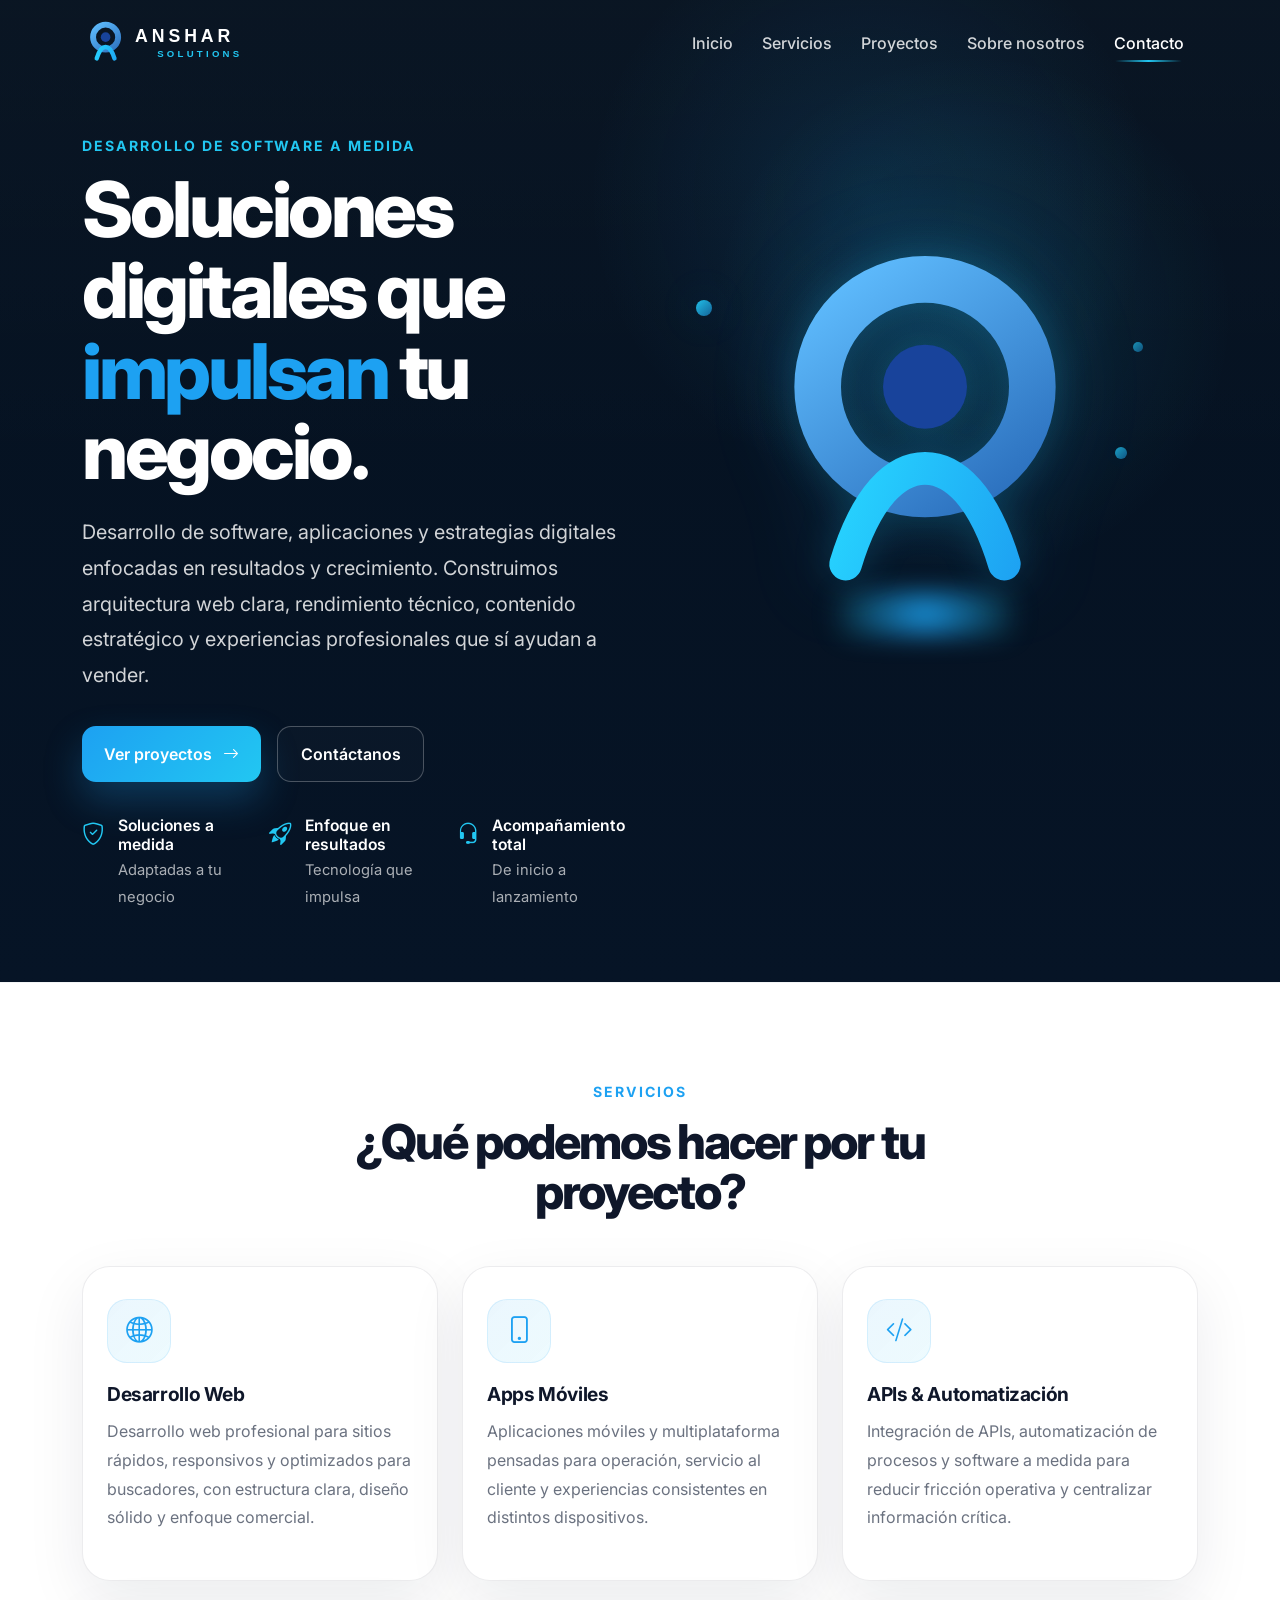
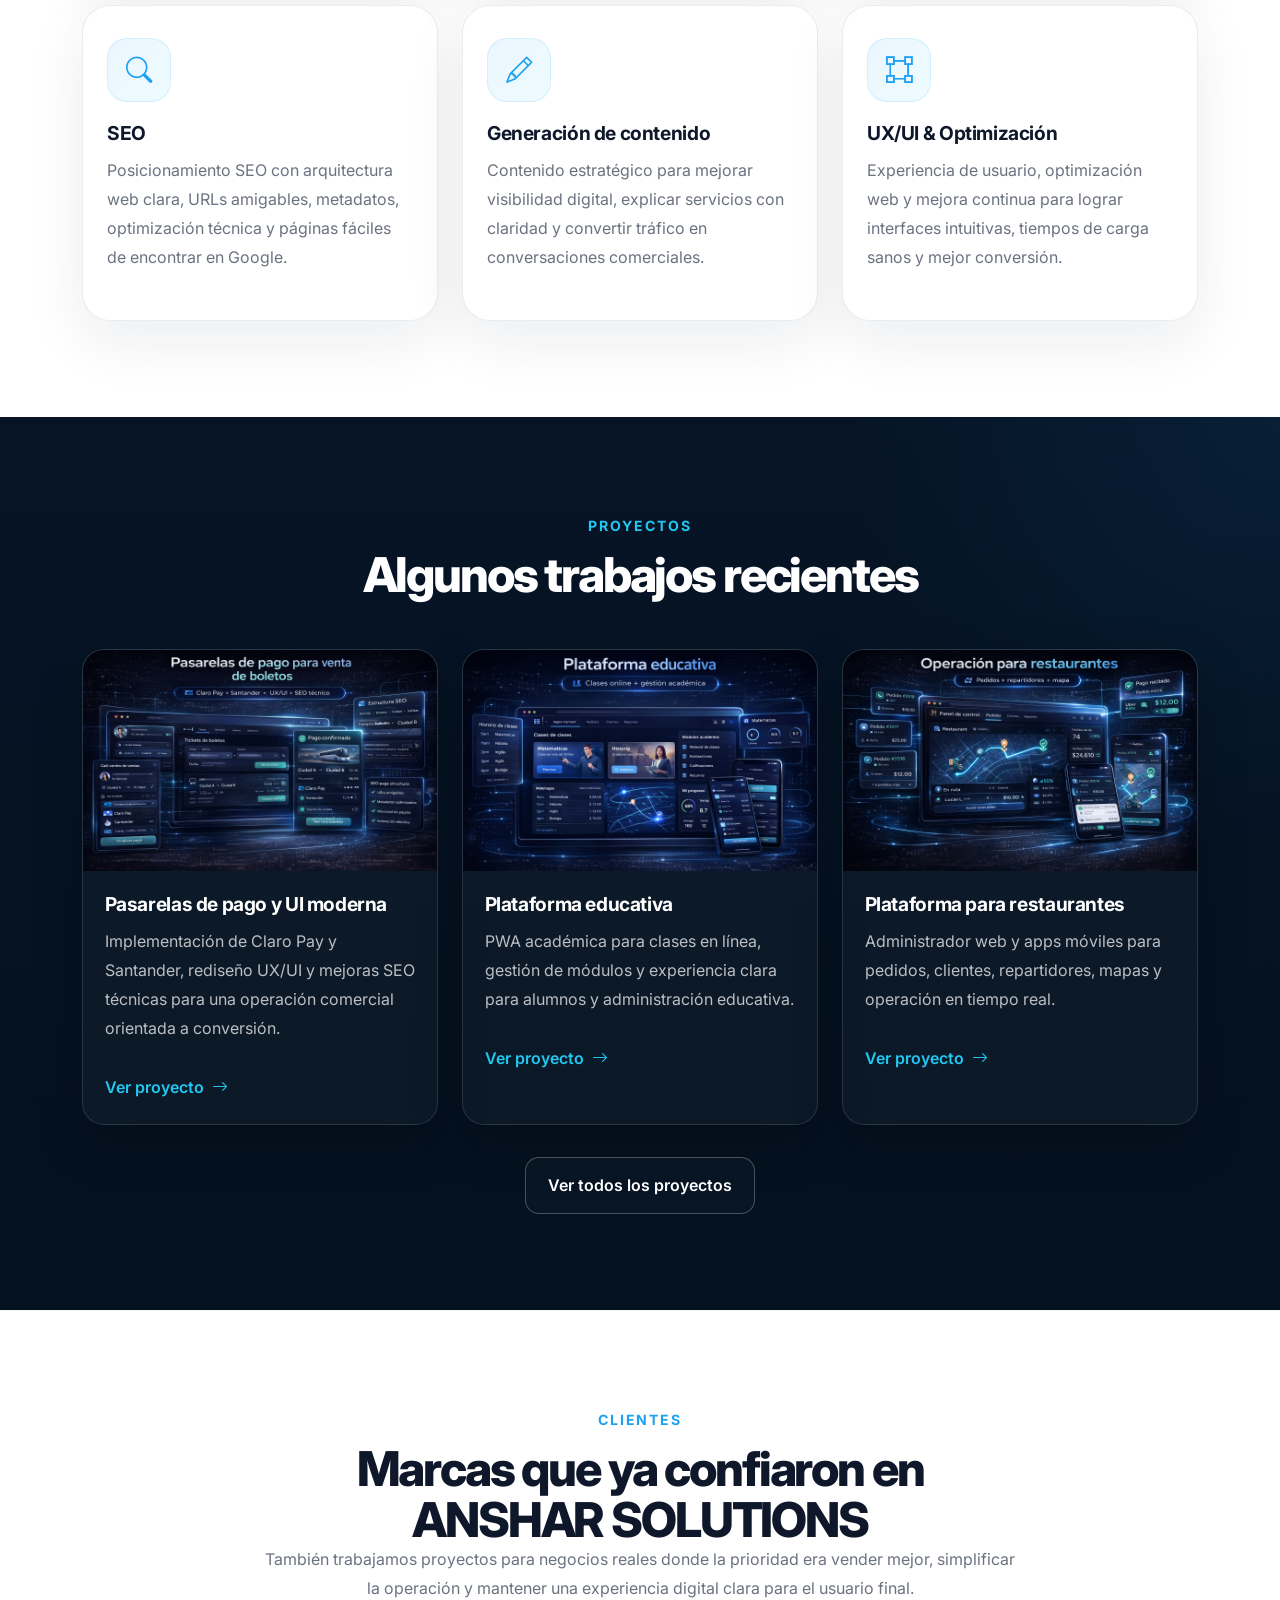
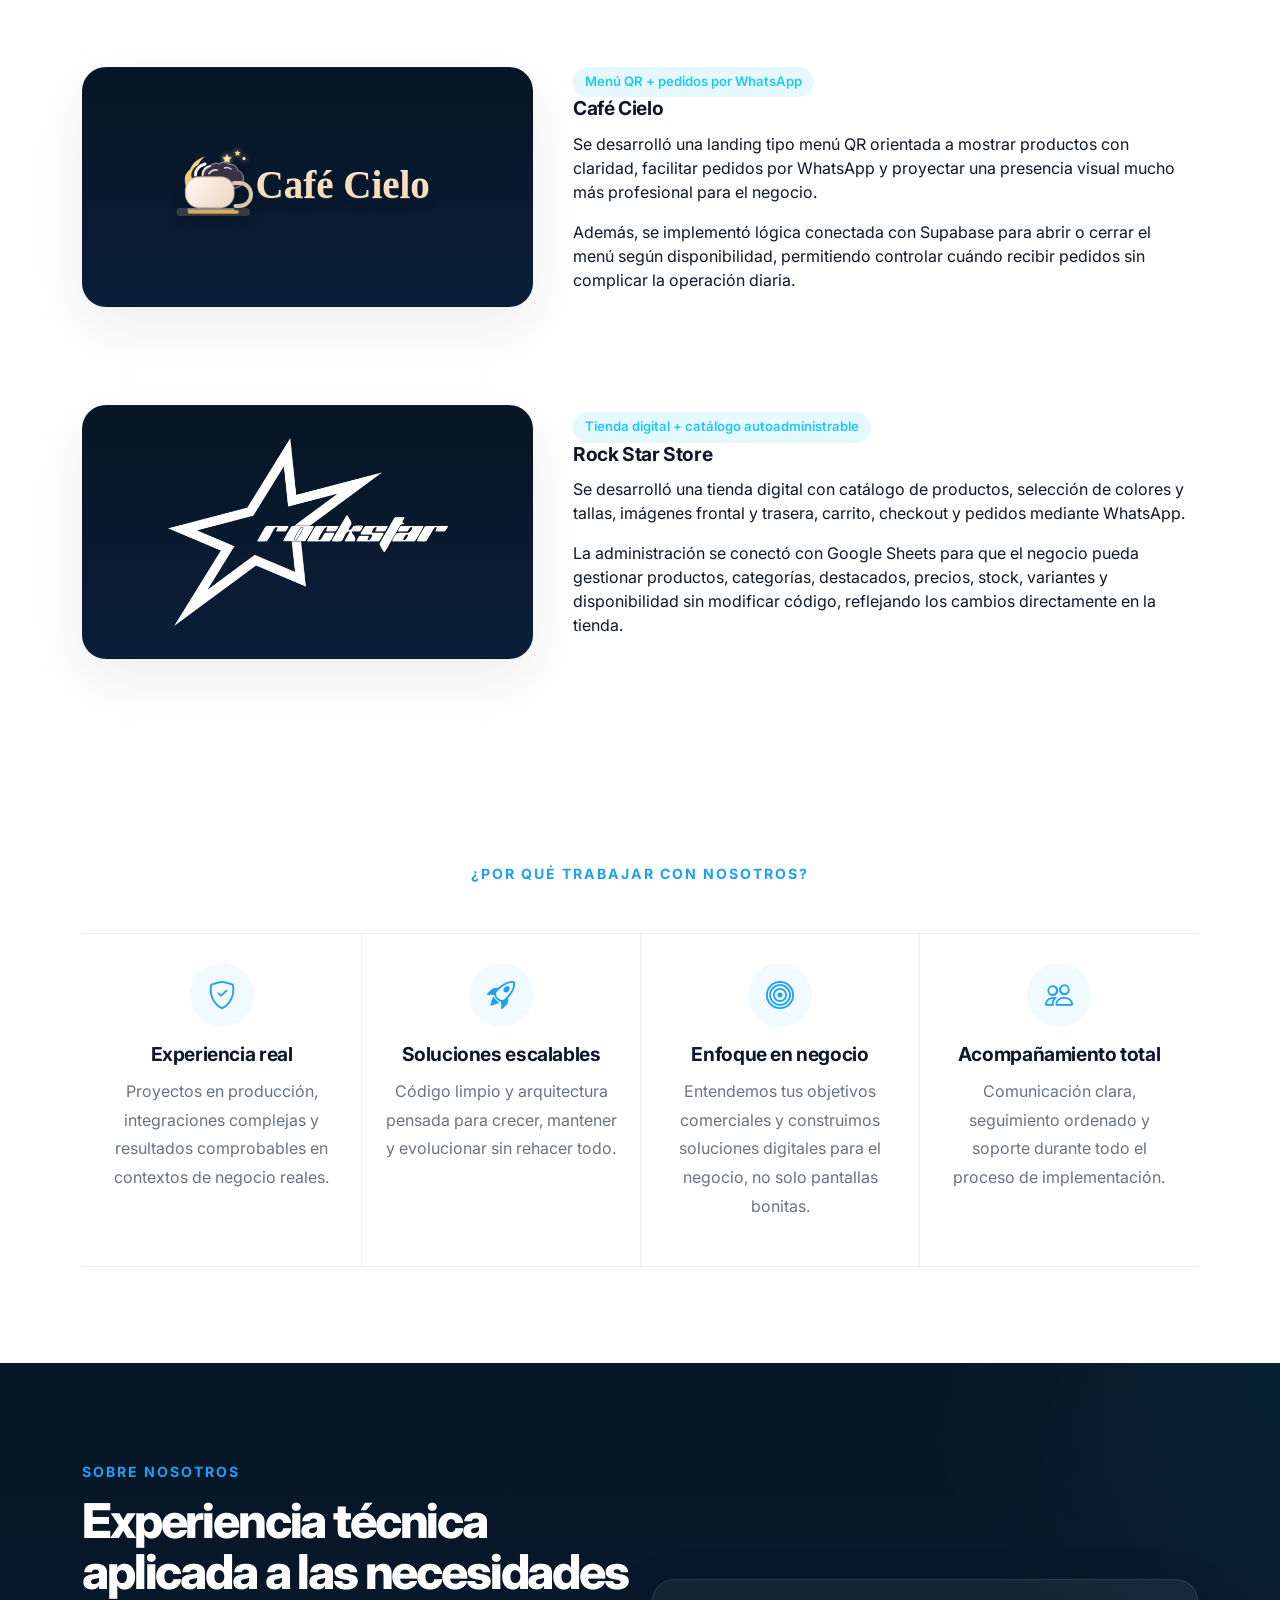
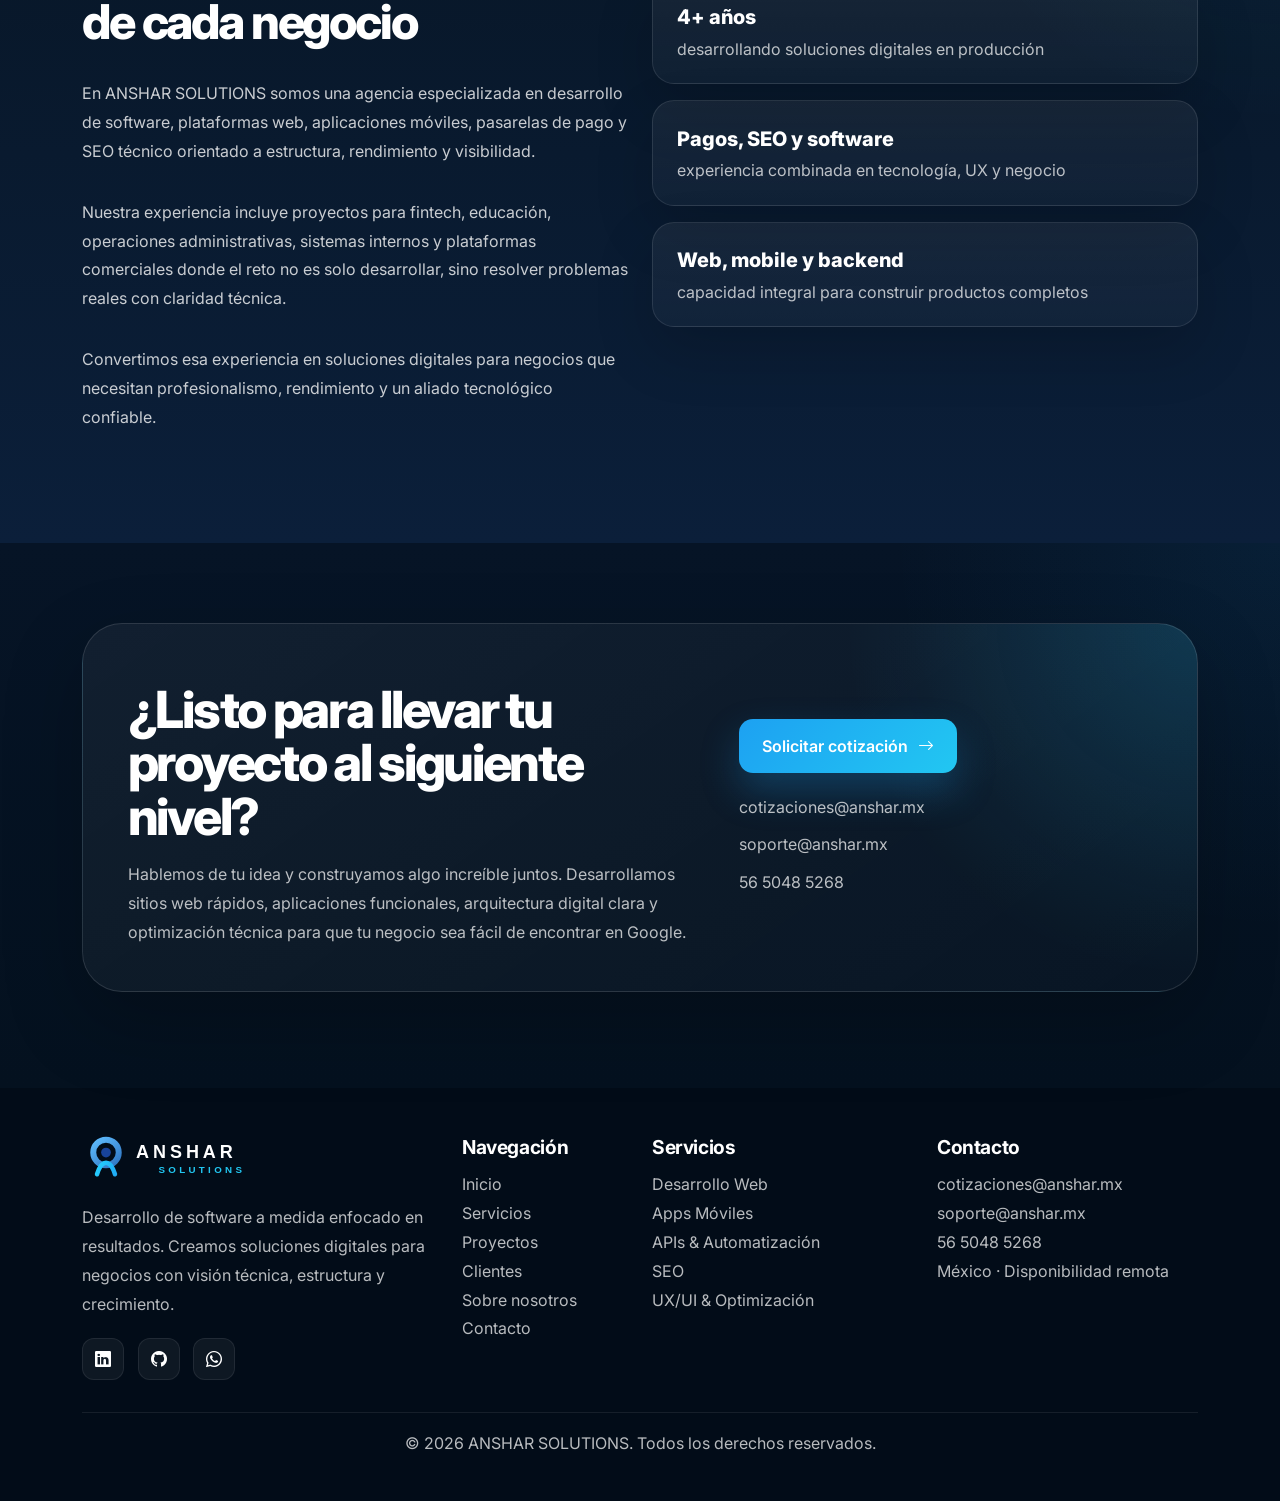
<file: index.html>
<!DOCTYPE html>
<html lang="es">
<head>
    <meta charset="UTF-8">
    <meta name="viewport" content="width=device-width, initial-scale=1.0">
    <title>ANSHAR SOLUTIONS | Software y desarrollo web</title>
    <meta name="description" content="Software a medida y desarrollo web para transformar procesos, mejorar resultados y hacer crecer tu negocio.">
    <meta name="keywords" content="desarrollo web profesional, software a medida, aplicaciones móviles, automatización de procesos, integración de APIs, posicionamiento SEO, optimización web, contenido estratégico, experiencia de usuario, soluciones digitales para negocios">
    <meta name="author" content="ANSHAR SOLUTIONS">
    <meta name="robots" content="index,follow">
    <meta name="theme-color" content="#061426">
    <link rel="canonical" href="https://dante666z.github.io/anshar-solutions-landing/">
    <meta property="og:type" content="website">
    <meta property="og:locale" content="es_MX">
    <meta property="og:site_name" content="ANSHAR SOLUTIONS">
    <meta property="og:title" content="ANSHAR SOLUTIONS | Software y desarrollo web">
    <meta property="og:description" content="Software a medida y desarrollo web para transformar procesos, mejorar resultados y hacer crecer tu negocio.">
    <meta property="og:url" content="https://dante666z.github.io/anshar-solutions-landing/">
    <meta property="og:image" content="https://dante666z.github.io/anshar-solutions-landing/assets/branding/anshar-social-preview-v2.png">
    <meta property="og:image:secure_url" content="https://dante666z.github.io/anshar-solutions-landing/assets/branding/anshar-social-preview-v2.png">
    <meta property="og:image:type" content="image/png">
    <meta property="og:image:width" content="1200">
    <meta property="og:image:height" content="630">
    <meta property="og:image:alt" content="ANSHAR SOLUTIONS: software que impulsa tu negocio">
    <meta name="twitter:card" content="summary_large_image">
    <meta name="twitter:title" content="ANSHAR SOLUTIONS | Software y desarrollo web">
    <meta name="twitter:description" content="Software a medida y desarrollo web para transformar procesos, mejorar resultados y hacer crecer tu negocio.">
    <meta name="twitter:image" content="https://dante666z.github.io/anshar-solutions-landing/assets/branding/anshar-social-preview-v2.png">
    <meta name="twitter:image:alt" content="ANSHAR SOLUTIONS: software que impulsa tu negocio">
    <link rel="icon" type="image/svg+xml" href="assets/branding/anshar-favicon.svg">
    <link rel="icon" type="image/png" sizes="32x32" href="assets/branding/favicon-32.png">
    <link rel="icon" type="image/png" sizes="16x16" href="assets/branding/favicon-16.png">
    <link rel="preconnect" href="https://fonts.googleapis.com">
    <link rel="preconnect" href="https://fonts.gstatic.com" crossorigin>
    <link href="https://fonts.googleapis.com/css2?family=Inter:wght@400;500;600;700;800;900&display=swap" rel="stylesheet">
    <link href="https://cdn.jsdelivr.net/npm/bootstrap@5.3.3/dist/css/bootstrap.min.css" rel="stylesheet" integrity="sha384-QWTKZyjpPEjISv5WaRU9OFeRpok6YctnYmDr5pNlyT2bRjXh0JMhjY6hW+ALEwIH" crossorigin="anonymous">
    <link rel="stylesheet" href="https://cdn.jsdelivr.net/npm/bootstrap-icons@1.11.3/font/bootstrap-icons.min.css">
    <link rel="stylesheet" href="css/styles.css">
    <script type="application/ld+json">
        {
            "@context": "https://schema.org",
            "@type": "ProfessionalService",
            "name": "ANSHAR SOLUTIONS",
            "url": "https://dante666z.github.io/anshar-solutions-landing/",
            "logo": "https://dante666z.github.io/anshar-solutions-landing/assets/branding/anshar-logo-horizontal-dark.svg",
            "image": "https://dante666z.github.io/anshar-solutions-landing/assets/branding/anshar-social-preview-v2.png",
            "description": "Consultora de desarrollo de software enfocada en sitios web rápidos, software a medida, aplicaciones móviles, integración de APIs, automatización de procesos y SEO técnico.",
            "telephone": "+52 56 5048 5268",
            "email": [
                "cotizaciones@anshar.mx",
                "soporte@anshar.mx"
            ],
            "address": {
                "@type": "PostalAddress",
                "addressCountry": "MX",
                "addressLocality": "Ciudad de México"
            },
            "sameAs": [
                "https://www.linkedin.com/in/zurielzaratemontesinos/"
            ],
            "hasOfferCatalog": {
                "@type": "OfferCatalog",
                "name": "Servicios digitales de ANSHAR SOLUTIONS",
                "itemListElement": [
                    {
                        "@type": "Offer",
                        "itemOffered": {
                            "@type": "Service",
                            "name": "Desarrollo web profesional",
                            "description": "Desarrollo de sitios web rápidos, responsivos y optimizados para buscadores."
                        }
                    },
                    {
                        "@type": "Offer",
                        "itemOffered": {
                            "@type": "Service",
                            "name": "Software a medida",
                            "description": "Plataformas y sistemas para automatizar procesos y centralizar operaciones."
                        }
                    },
                    {
                        "@type": "Offer",
                        "itemOffered": {
                            "@type": "Service",
                            "name": "Aplicaciones móviles",
                            "description": "Apps multiplataforma orientadas a operación, experiencia de usuario y crecimiento."
                        }
                    },
                    {
                        "@type": "Offer",
                        "itemOffered": {
                            "@type": "Service",
                            "name": "SEO técnico y optimización web",
                            "description": "Arquitectura HTML clara, metadatos, rendimiento, URLs amigables y contenido estratégico."
                        }
                    }
                ]
            }
        }
    </script>
</head>
<body data-page="home">
    <header class="site-header">
        <nav id="mainNav" class="navbar navbar-expand-lg navbar-dark custom-navbar fixed-top" aria-label="Navegación principal">
            <div class="container">
                <a class="navbar-brand" href="#inicio" aria-label="ANSHAR SOLUTIONS">
                    <span class="brand-lockup">
                        <img class="brand-logo brand-logo-header brand-logo-desktop" src="assets/branding/anshar-logo-horizontal-compact-dark.svg" alt="Logo principal de ANSHAR SOLUTIONS" width="236" height="44">
                        <img class="brand-logo brand-logo-header brand-logo-mobile" src="assets/branding/anshar-logo-mobile.svg" alt="Logo compacto de ANSHAR SOLUTIONS" width="170" height="45">
                    </span>
                </a>
                <button class="navbar-toggler border-0 shadow-none" type="button" data-bs-toggle="collapse" data-bs-target="#navbarContent" aria-controls="navbarContent" aria-expanded="false" aria-label="Abrir menú">
                    <span class="navbar-toggler-icon"></span>
                </button>
                <div class="collapse navbar-collapse" id="navbarContent">
                    <ul class="navbar-nav ms-auto align-items-lg-center">
                        <li class="nav-item"><a class="nav-link active" href="#inicio">Inicio</a></li>
                        <li class="nav-item"><a class="nav-link" href="#servicios">Servicios</a></li>
                        <li class="nav-item"><a class="nav-link" href="proyectos.html">Proyectos</a></li>
                        <li class="nav-item"><a class="nav-link" href="#sobre-nosotros">Sobre nosotros</a></li>
                        <li class="nav-item"><a class="nav-link" href="#contacto">Contacto</a></li>
                    </ul>
                </div>
            </div>
        </nav>
    </header>

    <main>
        <section id="inicio" class="hero-section hero-dark">
            <div class="hero-gradient"></div>
            <div class="container">
                <div class="row align-items-center gy-5 hero-grid">
                    <div class="col-lg-6">
                        <div class="hero-copy reveal">
                            <span class="eyebrow">Desarrollo de software a medida</span>
                            <h1>Soluciones digitales que <span>impulsan</span> tu negocio.</h1>
                            <p>Desarrollo de software, aplicaciones y estrategias digitales enfocadas en resultados y crecimiento. Construimos arquitectura web clara, rendimiento técnico, contenido estratégico y experiencias profesionales que sí ayudan a vender.</p>
                            <div class="hero-actions">
                                <a class="btn btn-primary btn-pill" href="proyectos.html">Ver proyectos <i class="bi bi-arrow-right"></i></a>
                                <a class="btn btn-outline-light btn-pill" href="#contacto">Contáctanos</a>
                            </div>
                            <div class="hero-benefits" aria-label="Beneficios principales">
                                <article class="benefit-item">
                                    <i class="bi bi-shield-check"></i>
                                    <div>
                                        <h3>Soluciones a medida</h3>
                                        <p>Adaptadas a tu negocio</p>
                                    </div>
                                </article>
                                <article class="benefit-item">
                                    <i class="bi bi-rocket-takeoff"></i>
                                    <div>
                                        <h3>Enfoque en resultados</h3>
                                        <p>Tecnología que impulsa</p>
                                    </div>
                                </article>
                                <article class="benefit-item">
                                    <i class="bi bi-headset"></i>
                                    <div>
                                        <h3>Acompañamiento total</h3>
                                        <p>De inicio a lanzamiento</p>
                                    </div>
                                </article>
                            </div>
                        </div>
                    </div>
                    <div class="col-lg-6">
                        <div class="hero-visual reveal reveal-delay-md">
                            <div class="hero-orbits">
                                <span class="orb orb-one"></span>
                                <span class="orb orb-two"></span>
                                <span class="orb orb-three"></span>
                                <img class="brand-logo brand-logo-hero" src="assets/branding/anshar-isotipo.svg" alt="Isotipo de ANSHAR SOLUTIONS" width="420" height="420">
                                <span class="hero-glow"></span>
                            </div>
                        </div>
                    </div>
                </div>
            </div>
        </section>

        <section id="servicios" class="section-light section-services">
            <div class="container">
                <div class="section-heading text-center reveal">
                    <span class="eyebrow eyebrow-blue">Servicios</span>
                    <h2>¿Qué podemos hacer por tu proyecto?</h2>
                </div>
                <div class="row g-4">
                    <div class="col-md-6 col-xl-4">
                        <article class="service-card reveal">
                            <div class="service-icon"><i class="bi bi-globe2"></i></div>
                            <h3>Desarrollo Web</h3>
                            <p>Desarrollo web profesional para sitios rápidos, responsivos y optimizados para buscadores, con estructura clara, diseño sólido y enfoque comercial.</p>
                        </article>
                    </div>
                    <div class="col-md-6 col-xl-4">
                        <article class="service-card reveal reveal-delay-sm">
                            <div class="service-icon"><i class="bi bi-phone"></i></div>
                            <h3>Apps Móviles</h3>
                            <p>Aplicaciones móviles y multiplataforma pensadas para operación, servicio al cliente y experiencias consistentes en distintos dispositivos.</p>
                        </article>
                    </div>
                    <div class="col-md-6 col-xl-4">
                        <article class="service-card reveal reveal-delay-md">
                            <div class="service-icon"><i class="bi bi-code-slash"></i></div>
                            <h3>APIs &amp; Automatización</h3>
                            <p>Integración de APIs, automatización de procesos y software a medida para reducir fricción operativa y centralizar información crítica.</p>
                        </article>
                    </div>
                    <div class="col-md-6 col-xl-4">
                        <article class="service-card reveal">
                            <div class="service-icon"><i class="bi bi-search"></i></div>
                            <h3>SEO</h3>
                            <p>Posicionamiento SEO con arquitectura web clara, URLs amigables, metadatos, optimización técnica y páginas fáciles de encontrar en Google.</p>
                        </article>
                    </div>
                    <div class="col-md-6 col-xl-4">
                        <article class="service-card reveal reveal-delay-sm">
                            <div class="service-icon"><i class="bi bi-pencil"></i></div>
                            <h3>Generación de contenido</h3>
                            <p>Contenido estratégico para mejorar visibilidad digital, explicar servicios con claridad y convertir tráfico en conversaciones comerciales.</p>
                        </article>
                    </div>
                    <div class="col-md-6 col-xl-4">
                        <article class="service-card reveal reveal-delay-md">
                            <div class="service-icon"><i class="bi bi-bounding-box"></i></div>
                            <h3>UX/UI &amp; Optimización</h3>
                            <p>Experiencia de usuario, optimización web y mejora continua para lograr interfaces intuitivas, tiempos de carga sanos y mejor conversión.</p>
                        </article>
                    </div>
                </div>
            </div>
        </section>

        <section class="section-dark section-projects-preview">
            <div class="container">
                <div class="section-heading text-center reveal">
                    <span class="eyebrow">Proyectos</span>
                    <h2>Algunos trabajos recientes</h2>
                </div>
                <div class="row g-4">
                    <div class="col-lg-4">
                        <article class="project-card reveal">
                            <a class="project-image-link" href="proyectos.html#pasarelas-pago" aria-label="Ver proyecto de pasarelas de pago y UI moderna">
                                <img src="assets/proyectos/pasarelas-pago-ui-moderna.png" alt="Proyecto de pasarelas de pago y UI moderna para venta digital" width="760" height="520" loading="lazy">
                            </a>
                            <div class="project-card-body">
                                <h3>Pasarelas de pago y UI moderna</h3>
                                <p>Implementación de Claro Pay y Santander, rediseño UX/UI y mejoras SEO técnicas para una operación comercial orientada a conversión.</p>
                                <a class="project-link" href="proyectos.html#pasarelas-pago">Ver proyecto <i class="bi bi-arrow-right"></i></a>
                            </div>
                        </article>
                    </div>
                    <div class="col-lg-4">
                        <article class="project-card reveal reveal-delay-sm">
                            <a class="project-image-link" href="proyectos.html#plataforma-educativa" aria-label="Ver proyecto de plataforma educativa">
                                <img src="assets/proyectos/plataforma-educativa-clases-linea.png" alt="Proyecto de plataforma educativa y clases en línea" width="760" height="520" loading="lazy">
                            </a>
                            <div class="project-card-body">
                                <h3>Plataforma educativa</h3>
                                <p>PWA académica para clases en línea, gestión de módulos y experiencia clara para alumnos y administración educativa.</p>
                                <a class="project-link" href="proyectos.html#plataforma-educativa">Ver proyecto <i class="bi bi-arrow-right"></i></a>
                            </div>
                        </article>
                    </div>
                    <div class="col-lg-4">
                        <article class="project-card reveal reveal-delay-md">
                            <a class="project-image-link" href="proyectos.html#restaurantes-digital" aria-label="Ver proyecto de plataforma digital para restaurantes">
                                <img src="assets/proyectos/plataforma-digital-restaurantes.png" alt="Proyecto de plataforma digital para gestión de restaurantes" width="760" height="520" loading="lazy">
                            </a>
                            <div class="project-card-body">
                                <h3>Plataforma para restaurantes</h3>
                                <p>Administrador web y apps móviles para pedidos, clientes, repartidores, mapas y operación en tiempo real.</p>
                                <a class="project-link" href="proyectos.html#restaurantes-digital">Ver proyecto <i class="bi bi-arrow-right"></i></a>
                            </div>
                        </article>
                    </div>
                </div>
                <div class="section-action reveal">
                    <a class="btn btn-outline-light btn-pill btn-wide" href="proyectos.html">Ver todos los proyectos</a>
                </div>
            </div>
        </section>

        <section class="section-light section-clients" id="clientes">
            <div class="container">
                <div class="section-heading text-center reveal">
                    <span class="eyebrow eyebrow-blue">Clientes</span>
                    <h2>Marcas que ya confiaron en ANSHAR SOLUTIONS</h2>
                    <p>También trabajamos proyectos para negocios reales donde la prioridad era vender mejor, simplificar la operación y mantener una experiencia digital clara para el usuario final.</p>
                </div>
                <div class="row align-items-center gy-4">
                    <div class="col-lg-5">
                        <article class="client-card reveal">
                            <div class="client-logo-wrap">
                                <a class="client-logo-link" href="https://dante666z.github.io/cafe-cielo-menu/" target="_blank" rel="noopener noreferrer" aria-label="Visitar Café Cielo">
                                    <img src="assets/clientes/logo-cafe-cielo-dark.svg" alt="Logo de Café Cielo" width="320" height="120" loading="lazy">
                                </a>
                            </div>
                        </article>
                    </div>
                    <div class="col-lg-7">
                        <article class="client-story reveal reveal-delay-sm">
                            <span class="project-category project-category-light">Menú QR + pedidos por WhatsApp</span>
                            <h3>Café Cielo</h3>
                            <p>Se desarrolló una landing tipo menú QR orientada a mostrar productos con claridad, facilitar pedidos por WhatsApp y proyectar una presencia visual mucho más profesional para el negocio.</p>
                            <p>Además, se implementó lógica conectada con Supabase para abrir o cerrar el menú según disponibilidad, permitiendo controlar cuándo recibir pedidos sin complicar la operación diaria.</p>
                        </article>
                    </div>
                </div>
                <div class="row align-items-center gy-4 mt-5">
                    <div class="col-lg-5">
                        <article class="client-card reveal">
                            <div class="client-logo-wrap">
                                <a class="client-logo-link" href="https://dante666z.github.io/RockStarStore/" target="_blank" rel="noopener noreferrer" aria-label="Visitar Rock Star Store">
                                    <img src="assets/clientes/rockstar-store-logo-white.png" alt="Logo de Rock Star Store" width="1070" height="720" loading="lazy">
                                </a>
                            </div>
                        </article>
                    </div>
                    <div class="col-lg-7">
                        <article class="client-story reveal reveal-delay-sm">
                            <span class="project-category project-category-light">Tienda digital + catálogo autoadministrable</span>
                            <h3>Rock Star Store</h3>
                            <p>Se desarrolló una tienda digital con catálogo de productos, selección de colores y tallas, imágenes frontal y trasera, carrito, checkout y pedidos mediante WhatsApp.</p>
                            <p>La administración se conectó con Google Sheets para que el negocio pueda gestionar productos, categorías, destacados, precios, stock, variantes y disponibilidad sin modificar código, reflejando los cambios directamente en la tienda.</p>
                        </article>
                    </div>
                </div>
            </div>
        </section>

        <section class="section-light section-trust">
            <div class="container">
                <div class="section-heading text-center reveal">
                    <span class="eyebrow eyebrow-blue">¿Por qué trabajar con nosotros?</span>
                </div>
                <div class="trust-grid">
                    <article class="trust-item reveal">
                        <i class="bi bi-shield-check"></i>
                        <h3>Experiencia real</h3>
                        <p>Proyectos en producción, integraciones complejas y resultados comprobables en contextos de negocio reales.</p>
                    </article>
                    <article class="trust-item reveal reveal-delay-sm">
                        <i class="bi bi-rocket-takeoff"></i>
                        <h3>Soluciones escalables</h3>
                        <p>Código limpio y arquitectura pensada para crecer, mantener y evolucionar sin rehacer todo.</p>
                    </article>
                    <article class="trust-item reveal reveal-delay-md">
                        <i class="bi bi-bullseye"></i>
                        <h3>Enfoque en negocio</h3>
                        <p>Entendemos tus objetivos comerciales y construimos soluciones digitales para el negocio, no solo pantallas bonitas.</p>
                    </article>
                    <article class="trust-item reveal reveal-delay-lg">
                        <i class="bi bi-people"></i>
                        <h3>Acompañamiento total</h3>
                        <p>Comunicación clara, seguimiento ordenado y soporte durante todo el proceso de implementación.</p>
                    </article>
                </div>
            </div>
        </section>

        <section id="sobre-nosotros" class="section-light section-about">
            <div class="container">
                <div class="row align-items-center gy-5">
                    <div class="col-lg-6">
                        <div class="section-heading section-heading-left reveal">
                            <span class="eyebrow eyebrow-blue">Sobre nosotros</span>
                            <h2>Experiencia técnica aplicada a las necesidades de cada negocio</h2>
                        </div>
                        <div class="about-copy reveal reveal-delay-sm">
                            <p>En ANSHAR SOLUTIONS somos una agencia especializada en desarrollo de software, plataformas web, aplicaciones móviles, pasarelas de pago y SEO técnico orientado a estructura, rendimiento y visibilidad.</p>
                            <p>Nuestra experiencia incluye proyectos para fintech, educación, operaciones administrativas, sistemas internos y plataformas comerciales donde el reto no es solo desarrollar, sino resolver problemas reales con claridad técnica.</p>
                            <p>Convertimos esa experiencia en soluciones digitales para negocios que necesitan profesionalismo, rendimiento y un aliado tecnológico confiable.</p>
                        </div>
                    </div>
                    <div class="col-lg-6">
                        <div class="about-panel reveal reveal-delay-md">
                            <div class="about-metric">
                                <strong>4+ años</strong>
                                <span>desarrollando soluciones digitales en producción</span>
                            </div>
                            <div class="about-metric">
                                <strong>Pagos, SEO y software</strong>
                                <span>experiencia combinada en tecnología, UX y negocio</span>
                            </div>
                            <div class="about-metric">
                                <strong>Web, mobile y backend</strong>
                                <span>capacidad integral para construir productos completos</span>
                            </div>
                        </div>
                    </div>
                </div>
            </div>
        </section>

        <section id="contacto" class="section-dark section-cta">
            <div class="container">
                <div class="cta-box reveal">
                    <div class="row align-items-center gy-4">
                        <div class="col-lg-7">
                            <h2>¿Listo para llevar tu proyecto al siguiente nivel?</h2>
                            <p>Hablemos de tu idea y construyamos algo increíble juntos. Desarrollamos sitios web rápidos, aplicaciones funcionales, arquitectura digital clara y optimización técnica para que tu negocio sea fácil de encontrar en Google.</p>
                        </div>
                        <div class="col-lg-5">
                            <div class="cta-actions cta-actions-end">
                                <a class="btn btn-primary btn-pill btn-wide" href="mailto:cotizaciones@anshar.mx">Solicitar cotización <i class="bi bi-arrow-right"></i></a>
                            </div>
                            <div class="contact-inline">
                                <a href="mailto:cotizaciones@anshar.mx">cotizaciones@anshar.mx</a>
                                <a href="mailto:soporte@anshar.mx">soporte@anshar.mx</a>
                                <a href="https://wa.me/525650485268" target="_blank" rel="noopener noreferrer">56 5048 5268</a>
                            </div>
                        </div>
                    </div>
                </div>
            </div>
        </section>
    </main>

    <footer class="site-footer">
        <div class="container">
            <div class="row gy-4">
                <div class="col-lg-4">
                    <a class="footer-brand" href="#inicio" aria-label="ANSHAR SOLUTIONS">
                        <span class="brand-lockup brand-lockup-footer">
                            <img class="brand-logo brand-logo-footer" src="assets/branding/anshar-logo-horizontal-compact-dark.svg" alt="Logo horizontal de ANSHAR SOLUTIONS" width="240" height="45">
                        </span>
                    </a>
                    <p>Desarrollo de software a medida enfocado en resultados. Creamos soluciones digitales para negocios con visión técnica, estructura y crecimiento.</p>
                    <div class="footer-social">
                        <a href="https://www.linkedin.com/in/zurielzaratemontesinos/" target="_blank" rel="noopener noreferrer" aria-label="LinkedIn"><i class="bi bi-linkedin"></i></a>
                        <a href="https://github.com/dante666z" target="_blank" rel="noopener noreferrer" aria-label="GitHub"><i class="bi bi-github"></i></a>
                        <a href="https://wa.me/525650485268" target="_blank" rel="noopener noreferrer" aria-label="WhatsApp"><i class="bi bi-whatsapp"></i></a>
                    </div>
                </div>
                <div class="col-6 col-lg-2">
                    <h3>Navegación</h3>
                    <ul class="footer-links">
                        <li><a href="#inicio">Inicio</a></li>
                        <li><a href="#servicios">Servicios</a></li>
                        <li><a href="proyectos.html">Proyectos</a></li>
                        <li><a href="#clientes">Clientes</a></li>
                        <li><a href="#sobre-nosotros">Sobre nosotros</a></li>
                        <li><a href="#contacto">Contacto</a></li>
                    </ul>
                </div>
                <div class="col-6 col-lg-3">
                    <h3>Servicios</h3>
                    <ul class="footer-links">
                        <li><span>Desarrollo Web</span></li>
                        <li><span>Apps Móviles</span></li>
                        <li><span>APIs &amp; Automatización</span></li>
                        <li><span>SEO</span></li>
                        <li><span>UX/UI &amp; Optimización</span></li>
                    </ul>
                </div>
                <div class="col-lg-3">
                    <h3>Contacto</h3>
                    <ul class="footer-links">
                        <li><a href="mailto:cotizaciones@anshar.mx">cotizaciones@anshar.mx</a></li>
                        <li><a href="mailto:soporte@anshar.mx">soporte@anshar.mx</a></li>
                        <li><a href="https://wa.me/525650485268" target="_blank" rel="noopener noreferrer">56 5048 5268</a></li>
                        <li><span>México · Disponibilidad remota</span></li>
                    </ul>
                </div>
            </div>
            <div class="footer-bottom">
                <p>&copy; <span data-year></span> ANSHAR SOLUTIONS. Todos los derechos reservados.</p>
            </div>
        </div>
    </footer>

    <script src="https://cdn.jsdelivr.net/npm/bootstrap@5.3.3/dist/js/bootstrap.bundle.min.js" integrity="sha384-YvpcrYf0tY3lHB60NNkmXc5s9fDVZLESaAA55NDzOxhy9GkcIdslK1eN7N6jIeHz" crossorigin="anonymous"></script>
    <script src="js/script.js"></script>
</body>
</html>
</file>
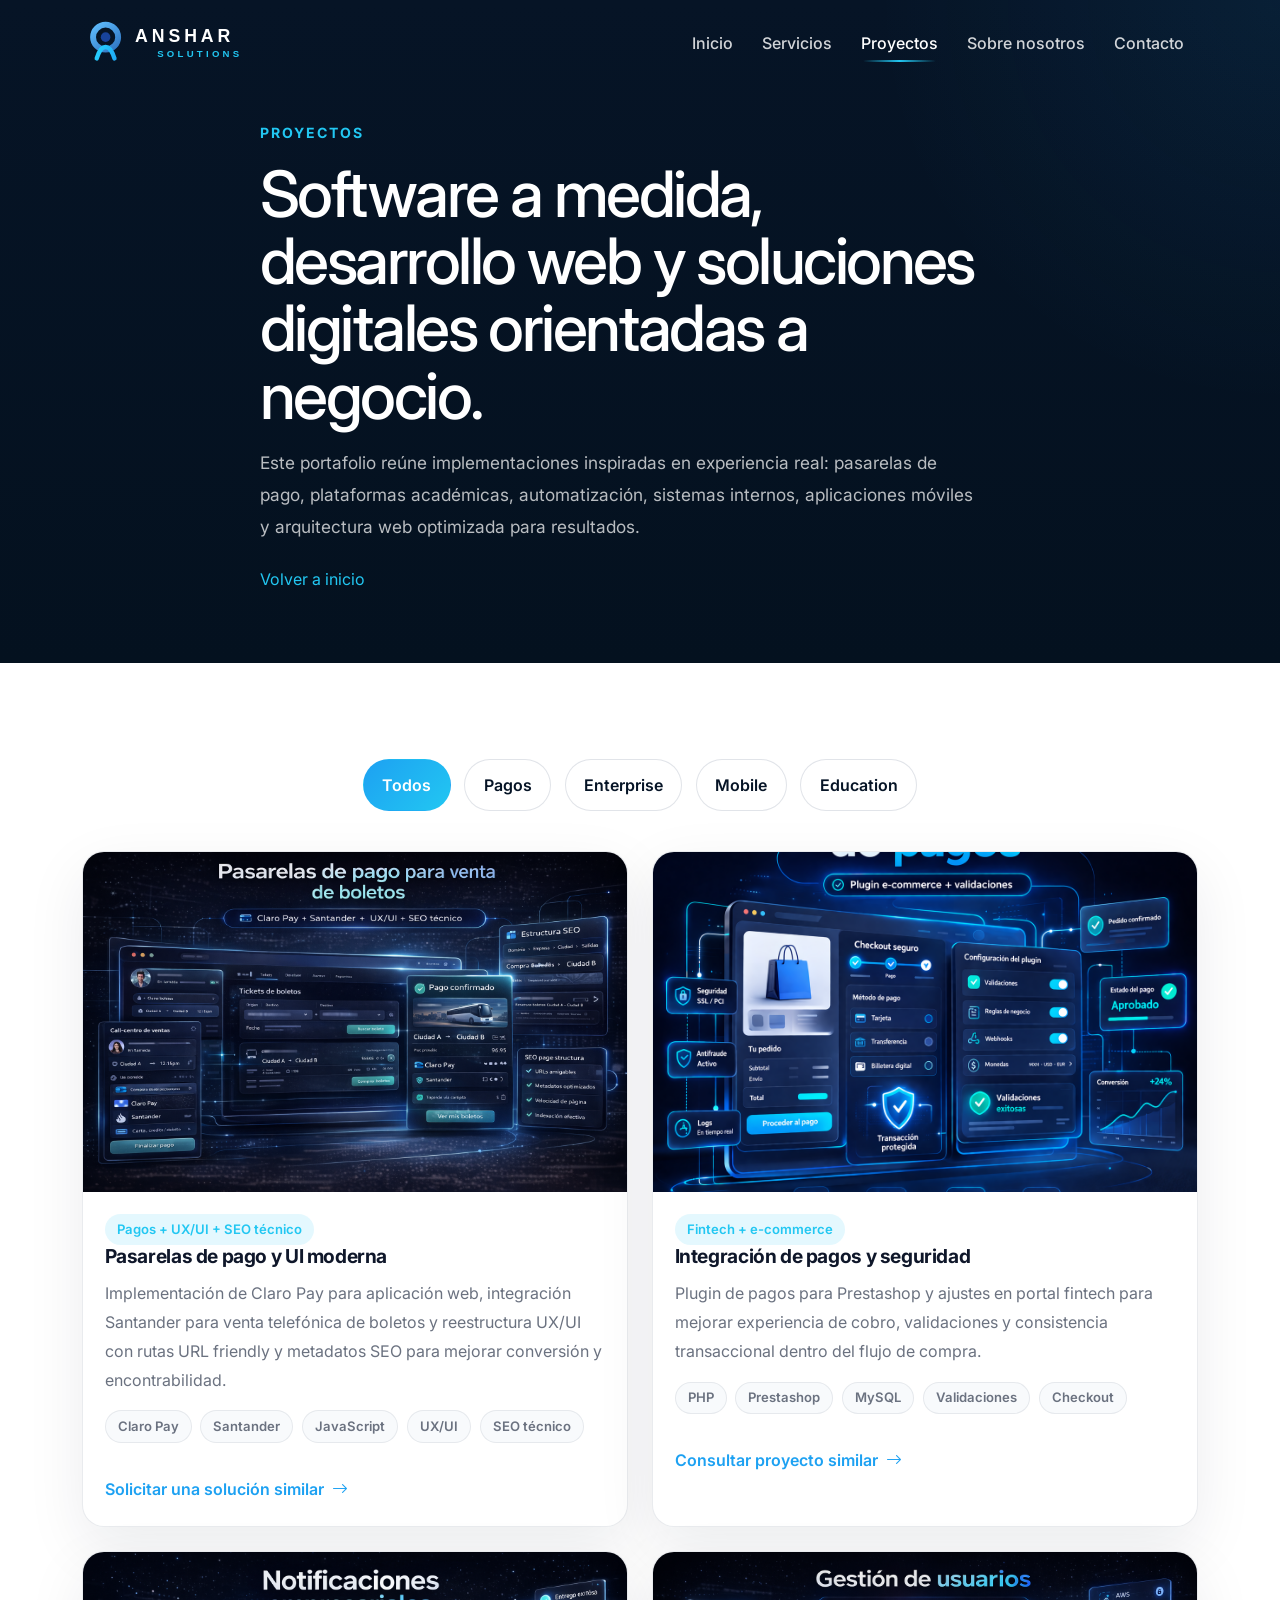
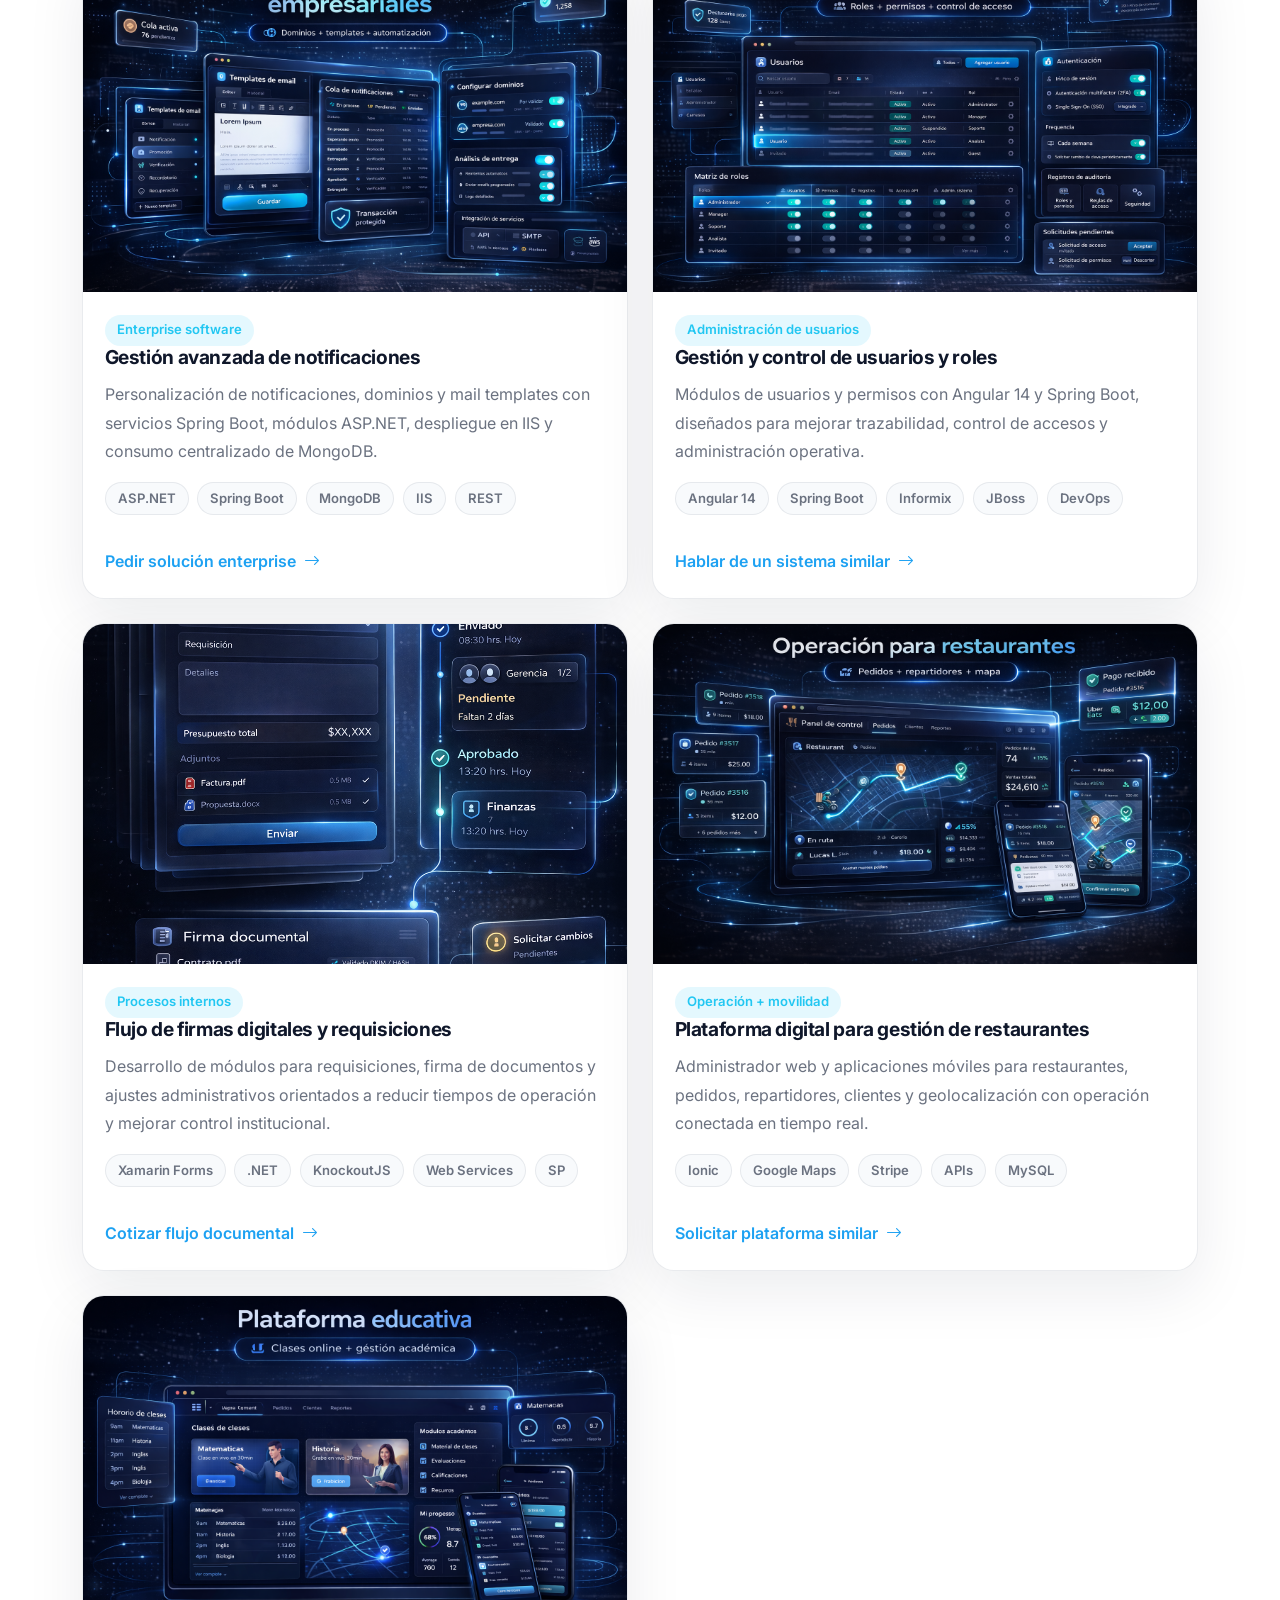
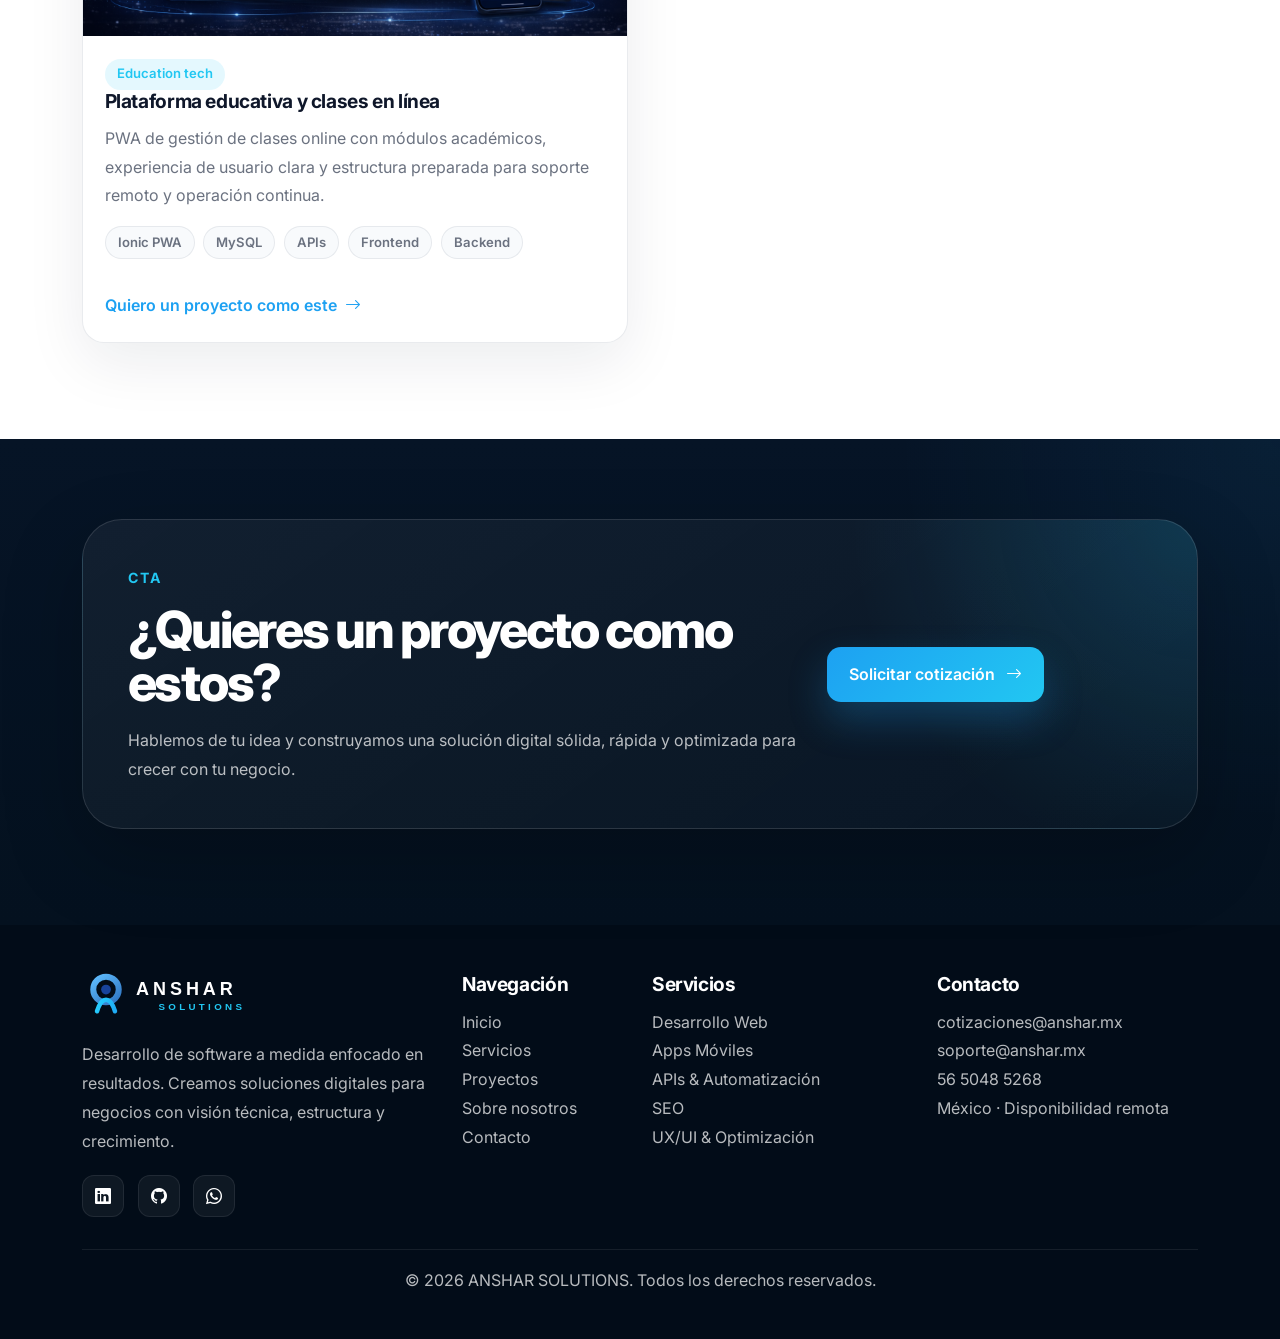
<file: proyectos.html>
<!DOCTYPE html>
<html lang="es">
<head>
    <meta charset="UTF-8">
    <meta name="viewport" content="width=device-width, initial-scale=1.0">
    <title>Proyectos de software y desarrollo web | ANSHAR</title>
    <meta name="description" content="Conoce proyectos de software, pagos, automatización y aplicaciones creadas para resolver necesidades reales de negocio.">
    <meta name="keywords" content="portafolio desarrollo web, proyectos software a medida, pasarelas de pago, aplicaciones móviles, automatización de procesos, proyectos SEO técnico">
    <meta name="author" content="ANSHAR SOLUTIONS">
    <meta name="robots" content="index,follow">
    <meta name="theme-color" content="#061426">
    <link rel="canonical" href="https://dante666z.github.io/anshar-solutions-landing/proyectos.html">
    <meta property="og:type" content="website">
    <meta property="og:locale" content="es_MX">
    <meta property="og:site_name" content="ANSHAR SOLUTIONS">
    <meta property="og:title" content="Proyectos de software y desarrollo web | ANSHAR">
    <meta property="og:description" content="Proyectos de software, pagos, automatización y aplicaciones creadas para resolver necesidades reales de negocio.">
    <meta property="og:url" content="https://dante666z.github.io/anshar-solutions-landing/proyectos.html">
    <meta property="og:image" content="https://dante666z.github.io/anshar-solutions-landing/assets/branding/anshar-social-preview-v2.png">
    <meta property="og:image:secure_url" content="https://dante666z.github.io/anshar-solutions-landing/assets/branding/anshar-social-preview-v2.png">
    <meta property="og:image:type" content="image/png">
    <meta property="og:image:width" content="1200">
    <meta property="og:image:height" content="630">
    <meta property="og:image:alt" content="Proyectos y soluciones digitales de ANSHAR SOLUTIONS">
    <meta name="twitter:card" content="summary_large_image">
    <meta name="twitter:title" content="Proyectos de software y desarrollo web | ANSHAR">
    <meta name="twitter:description" content="Proyectos de software, pagos, automatización y aplicaciones creadas para resolver necesidades reales de negocio.">
    <meta name="twitter:image" content="https://dante666z.github.io/anshar-solutions-landing/assets/branding/anshar-social-preview-v2.png">
    <meta name="twitter:image:alt" content="Proyectos y soluciones digitales de ANSHAR SOLUTIONS">
    <link rel="icon" type="image/svg+xml" href="assets/branding/anshar-favicon.svg">
    <link rel="icon" type="image/png" sizes="32x32" href="assets/branding/favicon-32.png">
    <link rel="icon" type="image/png" sizes="16x16" href="assets/branding/favicon-16.png">
    <link rel="preconnect" href="https://fonts.googleapis.com">
    <link rel="preconnect" href="https://fonts.gstatic.com" crossorigin>
    <link href="https://fonts.googleapis.com/css2?family=Inter:wght@400;500;600;700;800;900&display=swap" rel="stylesheet">
    <link href="https://cdn.jsdelivr.net/npm/bootstrap@5.3.3/dist/css/bootstrap.min.css" rel="stylesheet" integrity="sha384-QWTKZyjpPEjISv5WaRU9OFeRpok6YctnYmDr5pNlyT2bRjXh0JMhjY6hW+ALEwIH" crossorigin="anonymous">
    <link rel="stylesheet" href="https://cdn.jsdelivr.net/npm/bootstrap-icons@1.11.3/font/bootstrap-icons.min.css">
    <link rel="stylesheet" href="css/styles.css">
    <script type="application/ld+json">
        {
            "@context": "https://schema.org",
            "@type": "CollectionPage",
            "name": "Proyectos de ANSHAR SOLUTIONS",
            "url": "https://dante666z.github.io/anshar-solutions-landing/proyectos.html",
            "description": "Listado de proyectos de desarrollo web, software a medida y soluciones digitales implementadas por ANSHAR SOLUTIONS.",
            "mainEntity": {
                "@type": "ItemList",
                "itemListElement": [
                    { "@type": "ListItem", "position": 1, "name": "Pasarelas de pago y UI moderna" },
                    { "@type": "ListItem", "position": 2, "name": "Integración de pagos y seguridad" },
                    { "@type": "ListItem", "position": 3, "name": "Gestión avanzada de notificaciones" },
                    { "@type": "ListItem", "position": 4, "name": "Gestión y control de usuarios y roles" },
                    { "@type": "ListItem", "position": 5, "name": "Flujo de firmas digitales y requisiciones" },
                    { "@type": "ListItem", "position": 6, "name": "Plataforma digital para gestión de restaurantes" },
                    { "@type": "ListItem", "position": 7, "name": "Plataforma educativa y clases en línea" }
                ]
            }
        }
    </script>
</head>
<body data-page="projects">
    <header class="site-header">
        <nav id="mainNav" class="navbar navbar-expand-lg navbar-dark custom-navbar fixed-top" aria-label="Navegación principal">
            <div class="container">
                <a class="navbar-brand" href="index.html#inicio" aria-label="ANSHAR SOLUTIONS">
                    <span class="brand-lockup">
                        <img class="brand-logo brand-logo-header brand-logo-desktop" src="assets/branding/anshar-logo-horizontal-compact-dark.svg" alt="Logo principal de ANSHAR SOLUTIONS" width="236" height="44">
                        <img class="brand-logo brand-logo-header brand-logo-mobile" src="assets/branding/anshar-logo-mobile.svg" alt="Logo compacto de ANSHAR SOLUTIONS" width="170" height="45">
                    </span>
                </a>
                <button class="navbar-toggler border-0 shadow-none" type="button" data-bs-toggle="collapse" data-bs-target="#navbarContent" aria-controls="navbarContent" aria-expanded="false" aria-label="Abrir menú">
                    <span class="navbar-toggler-icon"></span>
                </button>
                <div class="collapse navbar-collapse" id="navbarContent">
                    <ul class="navbar-nav ms-auto align-items-lg-center">
                        <li class="nav-item"><a class="nav-link" href="index.html#inicio">Inicio</a></li>
                        <li class="nav-item"><a class="nav-link" href="index.html#servicios">Servicios</a></li>
                        <li class="nav-item"><a class="nav-link active" href="proyectos.html">Proyectos</a></li>
                        <li class="nav-item"><a class="nav-link" href="index.html#sobre-nosotros">Sobre nosotros</a></li>
                        <li class="nav-item"><a class="nav-link" href="index.html#contacto">Contacto</a></li>
                    </ul>
                </div>
            </div>
        </nav>
    </header>

    <main>
        <section class="page-hero section-dark">
            <div class="container">
                <div class="section-heading reveal">
                    <span class="eyebrow">Proyectos</span>
                    <h1>Software a medida, desarrollo web y soluciones digitales orientadas a negocio.</h1>
                    <p>Este portafolio reúne implementaciones inspiradas en experiencia real: pasarelas de pago, plataformas académicas, automatización, sistemas internos, aplicaciones móviles y arquitectura web optimizada para resultados.</p>
                    <div class="breadcrumb-inline">
                        <a href="index.html#inicio">Volver a inicio</a>
                    </div>
                </div>
            </div>
        </section>

        <section class="section-light section-projects-page">
            <div class="container">
                <div class="filters-bar reveal" aria-label="Filtros de proyectos">
                    <button class="filter-btn active" type="button" data-filter="all">Todos</button>
                    <button class="filter-btn" type="button" data-filter="pagos">Pagos</button>
                    <button class="filter-btn" type="button" data-filter="enterprise">Enterprise</button>
                    <button class="filter-btn" type="button" data-filter="mobile">Mobile</button>
                    <button class="filter-btn" type="button" data-filter="education">Education</button>
                </div>

                <div class="row g-4">
                    <div class="col-lg-6" data-project-category="pagos enterprise" id="pasarelas-pago">
                        <article class="project-card project-card-light reveal">
                            <a class="project-image-link" href="#pasarelas-pago" aria-label="Proyecto de pasarelas de pago y UI moderna">
                                <img src="assets/proyectos/pasarelas-pago-ui-moderna.png" alt="Visual del proyecto de pasarelas de pago y rediseño UX/UI" width="760" height="520" loading="lazy">
                            </a>
                            <div class="project-card-body">
                                <span class="project-category">Pagos + UX/UI + SEO técnico</span>
                                <h3>Pasarelas de pago y UI moderna</h3>
                                <p>Implementación de Claro Pay para aplicación web, integración Santander para venta telefónica de boletos y reestructura UX/UI con rutas URL friendly y metadatos SEO para mejorar conversión y encontrabilidad.</p>
                                <div class="project-meta">
                                    <span>Claro Pay</span>
                                    <span>Santander</span>
                                    <span>JavaScript</span>
                                    <span>UX/UI</span>
                                    <span>SEO técnico</span>
                                </div>
                                <a class="project-link" href="mailto:cotizaciones@anshar.mx">Solicitar una solución similar <i class="bi bi-arrow-right"></i></a>
                            </div>
                        </article>
                    </div>

                    <div class="col-lg-6" data-project-category="pagos enterprise" id="prestashop-plugin">
                        <article class="project-card project-card-light reveal reveal-delay-sm">
                            <a class="project-image-link" href="#prestashop-plugin" aria-label="Proyecto de integración de pagos y seguridad">
                                <img src="assets/proyectos/integracion-pagos-seguridad.png" alt="Visual del proyecto de integración de pagos y seguridad para e-commerce" width="760" height="520" loading="lazy">
                            </a>
                            <div class="project-card-body">
                                <span class="project-category">Fintech + e-commerce</span>
                                <h3>Integración de pagos y seguridad</h3>
                                <p>Plugin de pagos para Prestashop y ajustes en portal fintech para mejorar experiencia de cobro, validaciones y consistencia transaccional dentro del flujo de compra.</p>
                                <div class="project-meta">
                                    <span>PHP</span>
                                    <span>Prestashop</span>
                                    <span>MySQL</span>
                                    <span>Validaciones</span>
                                    <span>Checkout</span>
                                </div>
                                <a class="project-link" href="mailto:cotizaciones@anshar.mx">Consultar proyecto similar <i class="bi bi-arrow-right"></i></a>
                            </div>
                        </article>
                    </div>

                    <div class="col-lg-6" data-project-category="enterprise" id="notificaciones-enterprise">
                        <article class="project-card project-card-light reveal">
                            <a class="project-image-link" href="#notificaciones-enterprise" aria-label="Proyecto de gestión avanzada de notificaciones">
                                <img src="assets/proyectos/gestion-avanzada-notificaciones.png" alt="Visual del proyecto de gestión avanzada de notificaciones empresariales" width="760" height="520" loading="lazy">
                            </a>
                            <div class="project-card-body">
                                <span class="project-category">Enterprise software</span>
                                <h3>Gestión avanzada de notificaciones</h3>
                                <p>Personalización de notificaciones, dominios y mail templates con servicios Spring Boot, módulos ASP.NET, despliegue en IIS y consumo centralizado de MongoDB.</p>
                                <div class="project-meta">
                                    <span>ASP.NET</span>
                                    <span>Spring Boot</span>
                                    <span>MongoDB</span>
                                    <span>IIS</span>
                                    <span>REST</span>
                                </div>
                                <a class="project-link" href="mailto:cotizaciones@anshar.mx">Pedir solución enterprise <i class="bi bi-arrow-right"></i></a>
                            </div>
                        </article>
                    </div>

                    <div class="col-lg-6" data-project-category="enterprise" id="usuarios-roles">
                        <article class="project-card project-card-light reveal reveal-delay-sm">
                            <a class="project-image-link" href="#usuarios-roles" aria-label="Proyecto de gestión y control de usuarios y roles">
                                <img src="assets/proyectos/gestion-control-usuarios-roles.png" alt="Visual del proyecto de gestión y control de usuarios y roles" width="760" height="520" loading="lazy">
                            </a>
                            <div class="project-card-body">
                                <span class="project-category">Administración de usuarios</span>
                                <h3>Gestión y control de usuarios y roles</h3>
                                <p>Módulos de usuarios y permisos con Angular 14 y Spring Boot, diseñados para mejorar trazabilidad, control de accesos y administración operativa.</p>
                                <div class="project-meta">
                                    <span>Angular 14</span>
                                    <span>Spring Boot</span>
                                    <span>Informix</span>
                                    <span>JBoss</span>
                                    <span>DevOps</span>
                                </div>
                                <a class="project-link" href="mailto:cotizaciones@anshar.mx">Hablar de un sistema similar <i class="bi bi-arrow-right"></i></a>
                            </div>
                        </article>
                    </div>

                    <div class="col-lg-6" data-project-category="enterprise mobile" id="firmas-requisiciones">
                        <article class="project-card project-card-light reveal">
                            <a class="project-image-link" href="#firmas-requisiciones" aria-label="Proyecto de flujo de firmas digitales y requisiciones">
                                <img src="assets/proyectos/flujo-firmas-digitales-requisiciones.png" alt="Visual del proyecto de flujo de firmas digitales y requisiciones" width="760" height="520" loading="lazy">
                            </a>
                            <div class="project-card-body">
                                <span class="project-category">Procesos internos</span>
                                <h3>Flujo de firmas digitales y requisiciones</h3>
                                <p>Desarrollo de módulos para requisiciones, firma de documentos y ajustes administrativos orientados a reducir tiempos de operación y mejorar control institucional.</p>
                                <div class="project-meta">
                                    <span>Xamarin Forms</span>
                                    <span>.NET</span>
                                    <span>KnockoutJS</span>
                                    <span>Web Services</span>
                                    <span>SP</span>
                                </div>
                                <a class="project-link" href="mailto:cotizaciones@anshar.mx">Cotizar flujo documental <i class="bi bi-arrow-right"></i></a>
                            </div>
                        </article>
                    </div>

                    <div class="col-lg-6" data-project-category="mobile enterprise" id="restaurantes-digital">
                        <article class="project-card project-card-light reveal reveal-delay-sm">
                            <a class="project-image-link" href="#restaurantes-digital" aria-label="Proyecto de plataforma digital para gestión de restaurantes">
                                <img src="assets/proyectos/plataforma-digital-restaurantes.png" alt="Visual del proyecto de plataforma digital para gestión de restaurantes" width="760" height="520" loading="lazy">
                            </a>
                            <div class="project-card-body">
                                <span class="project-category">Operación + movilidad</span>
                                <h3>Plataforma digital para gestión de restaurantes</h3>
                                <p>Administrador web y aplicaciones móviles para restaurantes, pedidos, repartidores, clientes y geolocalización con operación conectada en tiempo real.</p>
                                <div class="project-meta">
                                    <span>Ionic</span>
                                    <span>Google Maps</span>
                                    <span>Stripe</span>
                                    <span>APIs</span>
                                    <span>MySQL</span>
                                </div>
                                <a class="project-link" href="mailto:cotizaciones@anshar.mx">Solicitar plataforma similar <i class="bi bi-arrow-right"></i></a>
                            </div>
                        </article>
                    </div>

                    <div class="col-lg-6" data-project-category="education mobile" id="plataforma-educativa">
                        <article class="project-card project-card-light reveal">
                            <a class="project-image-link" href="#plataforma-educativa" aria-label="Proyecto de plataforma educativa y clases en línea">
                                <img src="assets/proyectos/plataforma-educativa-clases-linea.png" alt="Visual del proyecto de plataforma educativa y clases en línea" width="760" height="520" loading="lazy">
                            </a>
                            <div class="project-card-body">
                                <span class="project-category">Education tech</span>
                                <h3>Plataforma educativa y clases en línea</h3>
                                <p>PWA de gestión de clases online con módulos académicos, experiencia de usuario clara y estructura preparada para soporte remoto y operación continua.</p>
                                <div class="project-meta">
                                    <span>Ionic PWA</span>
                                    <span>MySQL</span>
                                    <span>APIs</span>
                                    <span>Frontend</span>
                                    <span>Backend</span>
                                </div>
                                <a class="project-link" href="mailto:cotizaciones@anshar.mx">Quiero un proyecto como este <i class="bi bi-arrow-right"></i></a>
                            </div>
                        </article>
                    </div>
                </div>
            </div>
        </section>

        <section id="contacto" class="section-dark section-cta">
            <div class="container">
                <div class="cta-box reveal">
                    <div class="row align-items-center gy-4">
                        <div class="col-lg-8">
                            <span class="eyebrow">CTA</span>
                            <h2>¿Quieres un proyecto como estos?</h2>
                            <p>Hablemos de tu idea y construyamos una solución digital sólida, rápida y optimizada para crecer con tu negocio.</p>
                        </div>
                        <div class="col-lg-4">
                            <div class="cta-actions cta-actions-end">
                                <a class="btn btn-primary btn-pill btn-wide" href="mailto:cotizaciones@anshar.mx">Solicitar cotización <i class="bi bi-arrow-right"></i></a>
                            </div>
                        </div>
                    </div>
                </div>
            </div>
        </section>
    </main>

    <footer class="site-footer">
        <div class="container">
            <div class="row gy-4">
                <div class="col-lg-4">
                    <a class="footer-brand" href="index.html#inicio" aria-label="ANSHAR SOLUTIONS">
                        <span class="brand-lockup brand-lockup-footer">
                            <img class="brand-logo brand-logo-footer" src="assets/branding/anshar-logo-horizontal-compact-dark.svg" alt="Logo horizontal de ANSHAR SOLUTIONS" width="240" height="45">
                        </span>
                    </a>
                    <p>Desarrollo de software a medida enfocado en resultados. Creamos soluciones digitales para negocios con visión técnica, estructura y crecimiento.</p>
                    <div class="footer-social">
                        <a href="https://www.linkedin.com/in/zurielzaratemontesinos/" target="_blank" rel="noopener noreferrer" aria-label="LinkedIn"><i class="bi bi-linkedin"></i></a>
                        <a href="https://github.com/dante666z" target="_blank" rel="noopener noreferrer" aria-label="GitHub"><i class="bi bi-github"></i></a>
                        <a href="https://wa.me/525650485268" target="_blank" rel="noopener noreferrer" aria-label="WhatsApp"><i class="bi bi-whatsapp"></i></a>
                    </div>
                </div>
                <div class="col-6 col-lg-2">
                    <h3>Navegación</h3>
                    <ul class="footer-links">
                        <li><a href="index.html#inicio">Inicio</a></li>
                        <li><a href="index.html#servicios">Servicios</a></li>
                        <li><a href="proyectos.html">Proyectos</a></li>
                        <li><a href="index.html#sobre-nosotros">Sobre nosotros</a></li>
                        <li><a href="index.html#contacto">Contacto</a></li>
                    </ul>
                </div>
                <div class="col-6 col-lg-3">
                    <h3>Servicios</h3>
                    <ul class="footer-links">
                        <li><span>Desarrollo Web</span></li>
                        <li><span>Apps Móviles</span></li>
                        <li><span>APIs &amp; Automatización</span></li>
                        <li><span>SEO</span></li>
                        <li><span>UX/UI &amp; Optimización</span></li>
                    </ul>
                </div>
                <div class="col-lg-3">
                    <h3>Contacto</h3>
                    <ul class="footer-links">
                        <li><a href="mailto:cotizaciones@anshar.mx">cotizaciones@anshar.mx</a></li>
                        <li><a href="mailto:soporte@anshar.mx">soporte@anshar.mx</a></li>
                        <li><a href="https://wa.me/525650485268" target="_blank" rel="noopener noreferrer">56 5048 5268</a></li>
                        <li><span>México · Disponibilidad remota</span></li>
                    </ul>
                </div>
            </div>
            <div class="footer-bottom">
                <p>&copy; <span data-year></span> ANSHAR SOLUTIONS. Todos los derechos reservados.</p>
            </div>
        </div>
    </footer>

    <script src="https://cdn.jsdelivr.net/npm/bootstrap@5.3.3/dist/js/bootstrap.bundle.min.js" integrity="sha384-YvpcrYf0tY3lHB60NNkmXc5s9fDVZLESaAA55NDzOxhy9GkcIdslK1eN7N6jIeHz" crossorigin="anonymous"></script>
    <script src="js/script.js"></script>
</body>
</html>
</file>
<file: css/styles.css>
:root {
    --color-navy: #061426;
    --color-navy-2: #0b1f3a;
    --color-navy-3: #102948;
    --color-cyan: #22c7f2;
    --color-blue: #1da1f2;
    --color-white: #ffffff;
    --color-text: #0f172a;
    --color-text-soft: #6b7280;
    --color-border: rgba(13, 37, 73, 0.1);
    --color-border-dark: rgba(255, 255, 255, 0.12);
    --color-surface: #f8fafc;
    --shadow-card: 0 20px 60px rgba(8, 22, 47, 0.08);
    --shadow-soft: 0 24px 60px rgba(5, 17, 37, 0.14);
    --shadow-glow: 0 0 45px rgba(34, 199, 242, 0.24);
    --radius-md: 18px;
    --radius-lg: 28px;
    --radius-xl: 40px;
    --transition: 0.35s ease;
    --nav-height: 88px;
}

html {
    scroll-behavior: smooth;
}

body {
    margin: 0;
    font-family: "Inter", sans-serif;
    color: var(--color-text);
    background: var(--color-white);
    overflow-x: hidden;
}

a {
    color: inherit;
    text-decoration: none;
}

img {
    display: block;
    max-width: 100%;
}

.section-light,
.section-dark {
    position: relative;
    padding: 6rem 0;
}

.section-light {
    background: var(--color-white);
}

.section-dark {
    background:
        radial-gradient(circle at top right, rgba(29, 161, 242, 0.08), transparent 28%),
        linear-gradient(180deg, var(--color-navy) 0%, #04111f 100%);
    color: var(--color-white);
}

.section-heading {
    max-width: 760px;
    margin: 0 auto 3rem;
}

.section-heading-left {
    margin: 0 0 2rem;
}

.section-heading h2,
.hero-copy h1,
.cta-box h2 {
    margin: 0.85rem 0 0;
    letter-spacing: -0.045em;
    line-height: 1.05;
    font-weight: 800;
}

.section-heading h2 {
    font-size: clamp(2rem, 4vw, 3rem);
}

.section-heading p,
.hero-copy p,
.service-card p,
.project-card p,
.trust-item p,
.about-copy p,
.cta-box p,
.site-footer p,
.footer-links,
.contact-inline a {
    color: var(--color-text-soft);
    line-height: 1.8;
}

.section-dark .section-heading p,
.section-dark .project-card p,
.section-dark .cta-box p,
.site-footer p,
.site-footer .footer-links a,
.site-footer .footer-links span,
.contact-inline a {
    color: rgba(255, 255, 255, 0.72);
}

.eyebrow {
    display: inline-block;
    color: var(--color-cyan);
    font-size: 0.88rem;
    font-weight: 700;
    letter-spacing: 0.14em;
    text-transform: uppercase;
}

.eyebrow-blue {
    color: var(--color-blue);
}

.btn-pill {
    display: inline-flex;
    align-items: center;
    justify-content: center;
    gap: 0.65rem;
    min-height: 54px;
    padding: 0.95rem 1.4rem;
    border-radius: 14px;
    font-weight: 600;
    transition: transform var(--transition), box-shadow var(--transition), background-color var(--transition), border-color var(--transition), color var(--transition);
}

.btn-pill:hover,
.btn-pill:focus-visible {
    transform: translateY(-2px);
}

.btn-primary.btn-pill {
    background: linear-gradient(135deg, var(--color-blue), var(--color-cyan));
    border: none;
    box-shadow: 0 18px 38px rgba(29, 161, 242, 0.26);
}

.btn-outline-light.btn-pill {
    border: 1px solid rgba(255, 255, 255, 0.26);
    color: var(--color-white);
    background: rgba(255, 255, 255, 0.02);
}

.btn-outline-light.btn-pill:hover,
.btn-outline-light.btn-pill:focus-visible {
    border-color: rgba(255, 255, 255, 0.42);
    background: rgba(255, 255, 255, 0.08);
}

.btn-wide {
    min-width: 210px;
}

.section-action {
    margin-top: 2rem;
    text-align: center;
}

/* Header */
.custom-navbar {
    padding: 1rem 0;
    transition: background-color var(--transition), box-shadow var(--transition), backdrop-filter var(--transition), padding var(--transition);
}

.custom-navbar.scrolled {
    padding: 0.8rem 0;
    background: rgba(6, 20, 38, 0.82);
    backdrop-filter: blur(18px);
    box-shadow: 0 12px 35px rgba(0, 0, 0, 0.18);
}

.navbar-brand {
    display: inline-flex;
    align-items: center;
}

/* Logo usage
   Header: 200-236px width
   Hero isotipo: 320-420px width
   Footer: 220-240px width
*/
.brand-lockup {
    display: inline-flex;
    align-items: center;
}

.brand-logo {
    display: block;
    max-width: 100%;
    height: auto;
}

.brand-logo-header {
    width: min(236px, 100%);
}

.brand-logo-footer {
    width: min(240px, 100%);
}

.brand-logo-mobile {
    display: none;
}

.nav-link {
    position: relative;
    margin: 0 0.4rem;
    color: rgba(255, 255, 255, 0.82);
    font-weight: 500;
}

.nav-link:hover,
.nav-link.active {
    color: var(--color-white);
}

.nav-link::after {
    content: "";
    position: absolute;
    left: 0.6rem;
    right: 0.6rem;
    bottom: 0.08rem;
    height: 2px;
    border-radius: 999px;
    background: linear-gradient(90deg, transparent, var(--color-cyan), transparent);
    transform: scaleX(0);
    transform-origin: center;
    transition: transform var(--transition);
}

.nav-link:hover::after,
.nav-link.active::after {
    transform: scaleX(1);
}

/* Hero */
.hero-section {
    position: relative;
    padding: calc(var(--nav-height) + 2.8rem) 0 4.5rem;
}

.hero-dark {
    background:
        radial-gradient(circle at 76% 32%, rgba(34, 199, 242, 0.12), transparent 22%),
        radial-gradient(circle at 68% 20%, rgba(29, 161, 242, 0.12), transparent 24%),
        linear-gradient(180deg, #05111f 0%, var(--color-navy) 100%);
    color: var(--color-white);
}

.hero-gradient {
    position: absolute;
    inset: 0;
    background: linear-gradient(180deg, rgba(255, 255, 255, 0.02), transparent 50%);
    pointer-events: none;
}

.hero-grid {
    min-height: calc(100vh - 7rem);
}

.hero-copy {
    max-width: 560px;
}

.hero-copy h1 {
    font-size: clamp(3rem, 6vw, 5rem);
}

.hero-copy h1 span {
    color: var(--color-blue);
}

.hero-copy p {
    margin: 1.4rem 0 0;
    font-size: 1.24rem;
    color: rgba(255, 255, 255, 0.82);
}

.hero-actions {
    display: flex;
    flex-wrap: wrap;
    gap: 1rem;
    margin: 2rem 0 2.2rem;
}

.hero-benefits {
    display: grid;
    grid-template-columns: repeat(3, minmax(0, 1fr));
    gap: 1rem;
}

.benefit-item {
    display: flex;
    gap: 0.85rem;
    align-items: flex-start;
}

.benefit-item i {
    color: var(--color-cyan);
    font-size: 1.4rem;
}

.benefit-item h3 {
    margin: 0 0 0.15rem;
    font-size: 0.98rem;
    font-weight: 600;
    color: var(--color-white);
}

.benefit-item p {
    margin: 0;
    font-size: 0.92rem;
    color: rgba(255, 255, 255, 0.66);
}

.hero-visual {
    position: relative;
    min-height: 560px;
}

.hero-orbits {
    position: relative;
    display: grid;
    place-items: center;
    min-height: 100%;
}

.brand-logo-hero {
    position: relative;
    z-index: 2;
    width: min(100%, 420px);
    height: auto;
    filter: drop-shadow(0 0 18px rgba(34, 199, 242, 0.18)) drop-shadow(0 0 42px rgba(29, 161, 242, 0.16));
}

.hero-glow {
    position: absolute;
    bottom: 6%;
    width: 260px;
    height: 44px;
    border-radius: 999px;
    background: radial-gradient(circle, rgba(29, 161, 242, 0.85), rgba(34, 199, 242, 0.22) 55%, transparent 72%);
    filter: blur(12px);
    z-index: 1;
}

.orb {
    position: absolute;
    border-radius: 50%;
    background: linear-gradient(135deg, rgba(34, 199, 242, 0.95), rgba(29, 161, 242, 0.55));
    box-shadow: var(--shadow-glow);
}

.orb-one {
    top: 14%;
    left: 8%;
    width: 16px;
    height: 16px;
}

.orb-two {
    right: 10%;
    top: 24%;
    width: 10px;
    height: 10px;
    opacity: 0.72;
}

.orb-three {
    right: 13%;
    top: 49%;
    width: 12px;
    height: 12px;
    opacity: 0.82;
}

/* Services */
.section-services {
    border-top: 1px solid rgba(13, 37, 73, 0.05);
}

.section-clients {
    border-top: 1px solid rgba(13, 37, 73, 0.05);
}

.service-card {
    height: 100%;
    padding: 2rem 1.5rem;
    border: 1px solid rgba(15, 23, 42, 0.08);
    border-radius: var(--radius-lg);
    background: var(--color-white);
    box-shadow: var(--shadow-card);
    transition: transform var(--transition), box-shadow var(--transition), border-color var(--transition);
}

.service-card:hover {
    transform: translateY(-6px);
    border-color: rgba(29, 161, 242, 0.22);
    box-shadow: 0 22px 55px rgba(8, 22, 47, 0.12);
}

.service-icon {
    display: inline-grid;
    place-items: center;
    width: 64px;
    height: 64px;
    margin-bottom: 1.25rem;
    border-radius: 20px;
    color: var(--color-blue);
    background: linear-gradient(135deg, rgba(29, 161, 242, 0.09), rgba(34, 199, 242, 0.08));
    border: 1px solid rgba(29, 161, 242, 0.12);
    font-size: 1.65rem;
}

.service-card h3,
.project-card h3,
.trust-item h3,
.client-story h3,
.site-footer h3 {
    margin: 0 0 0.7rem;
    font-size: 1.2rem;
    font-weight: 700;
    letter-spacing: -0.02em;
}

/* Projects */
.section-projects-preview .section-heading h2,
.section-projects-page .section-heading h1 {
    color: var(--color-white);
}

.project-card {
    height: 100%;
    overflow: hidden;
    border-radius: 22px;
    border: 1px solid var(--color-border-dark);
    background: rgba(255, 255, 255, 0.03);
    box-shadow: 0 20px 50px rgba(0, 0, 0, 0.22);
    transition: transform var(--transition), border-color var(--transition), box-shadow var(--transition);
}

.project-card:hover {
    transform: translateY(-8px);
    border-color: rgba(34, 199, 242, 0.28);
    box-shadow: 0 28px 60px rgba(0, 0, 0, 0.28);
}

.project-image-link {
    display: block;
    aspect-ratio: 16 / 10;
    overflow: hidden;
    background: var(--color-navy-2);
}

.project-image-link img {
    width: 100%;
    height: 100%;
    object-fit: cover;
    transition: transform var(--transition);
}

.project-card:hover img {
    transform: scale(1.04);
}

.project-card-body {
    padding: 1.4rem 1.35rem 1.6rem;
}

.project-card-body h3 {
    color: var(--color-white);
}

.project-link {
    display: inline-flex;
    align-items: center;
    gap: 0.5rem;
    margin-top: 1rem;
    color: var(--color-cyan);
    font-weight: 600;
}

.client-card,
.client-story {
    height: 100%;
}

.client-logo-wrap {
    display: grid;
    place-items: center;
    min-height: 240px;
    padding: 2rem;
    border: 1px solid rgba(13, 37, 73, 0.08);
    border-radius: 24px;
    background: linear-gradient(180deg, #071524, #0b1f3a);
    box-shadow: var(--shadow-card);
}

.client-logo-link {
    display: block;
    width: min(100%, 280px);
    border-radius: 12px;
    transition: transform var(--transition), opacity var(--transition);
}

.client-logo-link:hover {
    transform: scale(1.03);
    opacity: 0.9;
}

.client-logo-link:focus-visible {
    outline: 3px solid var(--color-cyan);
    outline-offset: 6px;
}

.client-logo-link img {
    display: block;
    width: min(100%, 280px);
    height: auto;
}

.client-story {
    padding: 1rem 0.5rem 1rem 1rem;
}

.client-story p + p {
    margin-top: 1rem;
}

.project-category-light {
    color: var(--color-blue);
    background: rgba(29, 161, 242, 0.08);
}

/* Trust */
.trust-grid {
    display: grid;
    grid-template-columns: repeat(4, minmax(0, 1fr));
    gap: 0;
    border-top: 1px solid rgba(13, 37, 73, 0.08);
    border-bottom: 1px solid rgba(13, 37, 73, 0.08);
}

.trust-item {
    padding: 1.8rem 1.25rem;
    text-align: center;
}

.trust-item + .trust-item {
    border-left: 1px solid rgba(13, 37, 73, 0.08);
}

.trust-item i {
    display: inline-grid;
    place-items: center;
    width: 64px;
    height: 64px;
    margin-bottom: 1rem;
    border-radius: 50%;
    color: var(--color-blue);
    background: rgba(29, 161, 242, 0.06);
    font-size: 1.75rem;
}

/* About */
.section-about {
    background:
        radial-gradient(circle at top right, rgba(34, 199, 242, 0.08), transparent 24%),
        linear-gradient(180deg, #071524 0%, #0b1f3a 100%);
    color: var(--color-white);
}

.section-about .section-heading h2,
.section-about .about-copy p {
    color: var(--color-white);
}

.section-about .about-copy p {
    color: rgba(255, 255, 255, 0.78);
}

.about-copy {
    display: grid;
    gap: 1rem;
}

.about-panel {
    display: grid;
    gap: 1rem;
}

.about-metric {
    padding: 1.4rem 1.5rem;
    border: 1px solid rgba(255, 255, 255, 0.1);
    border-radius: 22px;
    background: linear-gradient(180deg, rgba(255, 255, 255, 0.06), rgba(255, 255, 255, 0.03));
    box-shadow: 0 24px 60px rgba(0, 0, 0, 0.16);
}

.about-metric strong {
    display: block;
    margin-bottom: 0.3rem;
    color: var(--color-white);
    font-size: 1.25rem;
    font-weight: 800;
}

.about-metric span {
    color: rgba(255, 255, 255, 0.72);
}

/* CTA */
.section-cta {
    padding-top: 5rem;
}

.cta-box {
    padding: 2.8rem;
    border: 1px solid var(--color-border-dark);
    border-radius: var(--radius-xl);
    background:
        radial-gradient(circle at top right, rgba(34, 199, 242, 0.14), transparent 30%),
        linear-gradient(145deg, rgba(255, 255, 255, 0.05), rgba(255, 255, 255, 0.02));
    box-shadow: 0 30px 80px rgba(0, 0, 0, 0.22);
}

.cta-box h2 {
    color: var(--color-white);
    font-size: clamp(2.1rem, 4vw, 3.2rem);
}

.cta-box p {
    margin: 1rem 0 0;
}

.cta-actions-end {
    justify-content: flex-end;
}

.contact-inline {
    display: flex;
    flex-direction: column;
    gap: 0.55rem;
    margin-top: 1.2rem;
}

.contact-inline a:hover {
    color: var(--color-cyan);
}

/* Footer */
.site-footer {
    padding: 3rem 0 1.75rem;
    background: #020c18;
    color: var(--color-white);
}

.footer-brand {
    display: inline-block;
    margin-bottom: 1rem;
}

.footer-links {
    padding: 0;
    margin: 0;
    list-style: none;
}

.footer-social {
    display: flex;
    gap: 0.85rem;
    margin-top: 1.2rem;
}

.footer-social a {
    display: grid;
    place-items: center;
    width: 42px;
    height: 42px;
    border-radius: 12px;
    background: rgba(255, 255, 255, 0.05);
    border: 1px solid rgba(255, 255, 255, 0.08);
    transition: transform var(--transition), background-color var(--transition);
}

.footer-social a:hover {
    transform: translateY(-2px);
    background: rgba(34, 199, 242, 0.12);
}

.footer-bottom {
    margin-top: 2rem;
    padding-top: 1rem;
    border-top: 1px solid rgba(255, 255, 255, 0.08);
    text-align: center;
}

/* Projects page */
.page-hero {
    padding: calc(var(--nav-height) + 2rem) 0 4.5rem;
}

.page-hero .section-heading {
    margin-bottom: 0;
}

.page-hero h1 {
    margin: 1rem 0 0;
    color: var(--color-white);
    font-size: clamp(2.7rem, 5vw, 4.25rem);
    line-height: 1.05;
    letter-spacing: -0.04em;
}

.page-hero p {
    margin-top: 1.15rem;
    max-width: 720px;
    color: rgba(255, 255, 255, 0.78);
    font-size: 1.08rem;
    line-height: 1.85;
}

.breadcrumb-inline {
    margin-top: 1.5rem;
    color: rgba(255, 255, 255, 0.7);
}

.breadcrumb-inline a {
    color: var(--color-cyan);
}

.filters-bar {
    display: flex;
    flex-wrap: wrap;
    justify-content: center;
    gap: 0.85rem;
    margin-bottom: 2.5rem;
}

.filter-btn {
    min-height: 46px;
    padding: 0.8rem 1.15rem;
    border: 1px solid rgba(13, 37, 73, 0.12);
    border-radius: 999px;
    background: var(--color-white);
    color: var(--color-navy);
    font-weight: 600;
    transition: all var(--transition);
}

.filter-btn.active,
.filter-btn:hover {
    background: linear-gradient(135deg, var(--color-blue), var(--color-cyan));
    color: var(--color-white);
    border-color: transparent;
}

.project-meta {
    display: flex;
    flex-wrap: wrap;
    gap: 0.55rem;
    margin: 1rem 0 1.1rem;
}

.project-meta span,
.project-category {
    display: inline-flex;
    align-items: center;
    min-height: 30px;
    padding: 0.35rem 0.75rem;
    border-radius: 999px;
    font-size: 0.82rem;
    font-weight: 600;
}

.project-category {
    background: rgba(34, 199, 242, 0.12);
    color: var(--color-cyan);
}

.project-meta span {
    background: rgba(255, 255, 255, 0.06);
    color: rgba(255, 255, 255, 0.78);
    border: 1px solid rgba(255, 255, 255, 0.08);
}

.project-card-light {
    background: var(--color-white);
    border: 1px solid rgba(13, 37, 73, 0.09);
    box-shadow: var(--shadow-card);
}

.project-card-light .project-card-body h3,
.project-card-light .project-card-body p {
    color: inherit;
}

.project-card-light .project-card-body p {
    color: var(--color-text-soft);
}

.project-card-light .project-meta span {
    color: var(--color-text-soft);
    background: #f8fafc;
    border-color: rgba(13, 37, 73, 0.08);
}

.project-card-light .project-link {
    color: var(--color-blue);
}

.project-card.hidden {
    display: none;
}

/* Reveal */
.reveal {
    opacity: 0;
    transform: translateY(24px);
    transition: opacity 0.8s ease, transform 0.8s ease;
}

.reveal.is-visible {
    opacity: 1;
    transform: translateY(0);
}

.reveal-delay-sm {
    transition-delay: 0.08s;
}

.reveal-delay-md {
    transition-delay: 0.14s;
}

.reveal-delay-lg {
    transition-delay: 0.2s;
}

/* Responsive */
@media (max-width: 991.98px) {
    :root {
        --nav-height: 78px;
    }

    .custom-navbar .navbar-collapse {
        margin-top: 1rem;
        padding: 1rem;
        border-radius: 18px;
        background: rgba(6, 20, 38, 0.92);
        border: 1px solid rgba(255, 255, 255, 0.08);
        box-shadow: 0 20px 50px rgba(0, 0, 0, 0.22);
        backdrop-filter: blur(14px);
    }

    .hero-grid {
        min-height: auto;
    }

    .hero-benefits,
    .trust-grid {
        grid-template-columns: repeat(2, minmax(0, 1fr));
    }

    .trust-item:nth-child(3) {
        border-left: none;
    }

    .cta-box {
        padding: 2rem;
    }
}

@media (max-width: 767.98px) {
    .section-light,
    .section-dark {
        padding: 4.5rem 0;
    }

    .navbar-brand {
        max-width: calc(100% - 54px);
    }

    .brand-logo-desktop {
        display: none;
    }

    .brand-logo-mobile {
        display: block;
    }

    .hero-copy h1 {
        font-size: clamp(2.5rem, 11vw, 3.5rem);
    }

    .hero-copy p {
        font-size: 1.08rem;
    }

    .hero-actions {
        display: grid;
        grid-template-columns: 1fr;
    }

    .hero-actions .btn-pill {
        width: 100%;
    }

    .hero-benefits,
    .trust-grid {
        grid-template-columns: 1fr;
    }

    .trust-item + .trust-item {
        border-left: none;
        border-top: 1px solid rgba(13, 37, 73, 0.08);
    }

    .hero-visual {
        min-height: auto;
    }

    .brand-logo-hero {
        width: min(100%, 340px);
    }

    .cta-actions-end {
        justify-content: stretch;
    }

    .cta-actions-end .btn-pill {
        width: 100%;
    }
}

@media (max-width: 575.98px) {
    .container {
        padding-inline: 1.15rem;
    }

    .brand-logo-header {
        width: min(170px, 100%);
    }

    .brand-logo-footer {
        width: min(210px, 100%);
    }

    .hero-section,
    .page-hero {
        padding-top: calc(var(--nav-height) + 1.7rem);
    }

    .benefit-item {
        padding: 0.8rem 0;
    }

    .service-card,
    .project-card-body,
    .trust-item,
    .about-metric {
        padding-inline: 1.2rem;
    }
}
</file>
